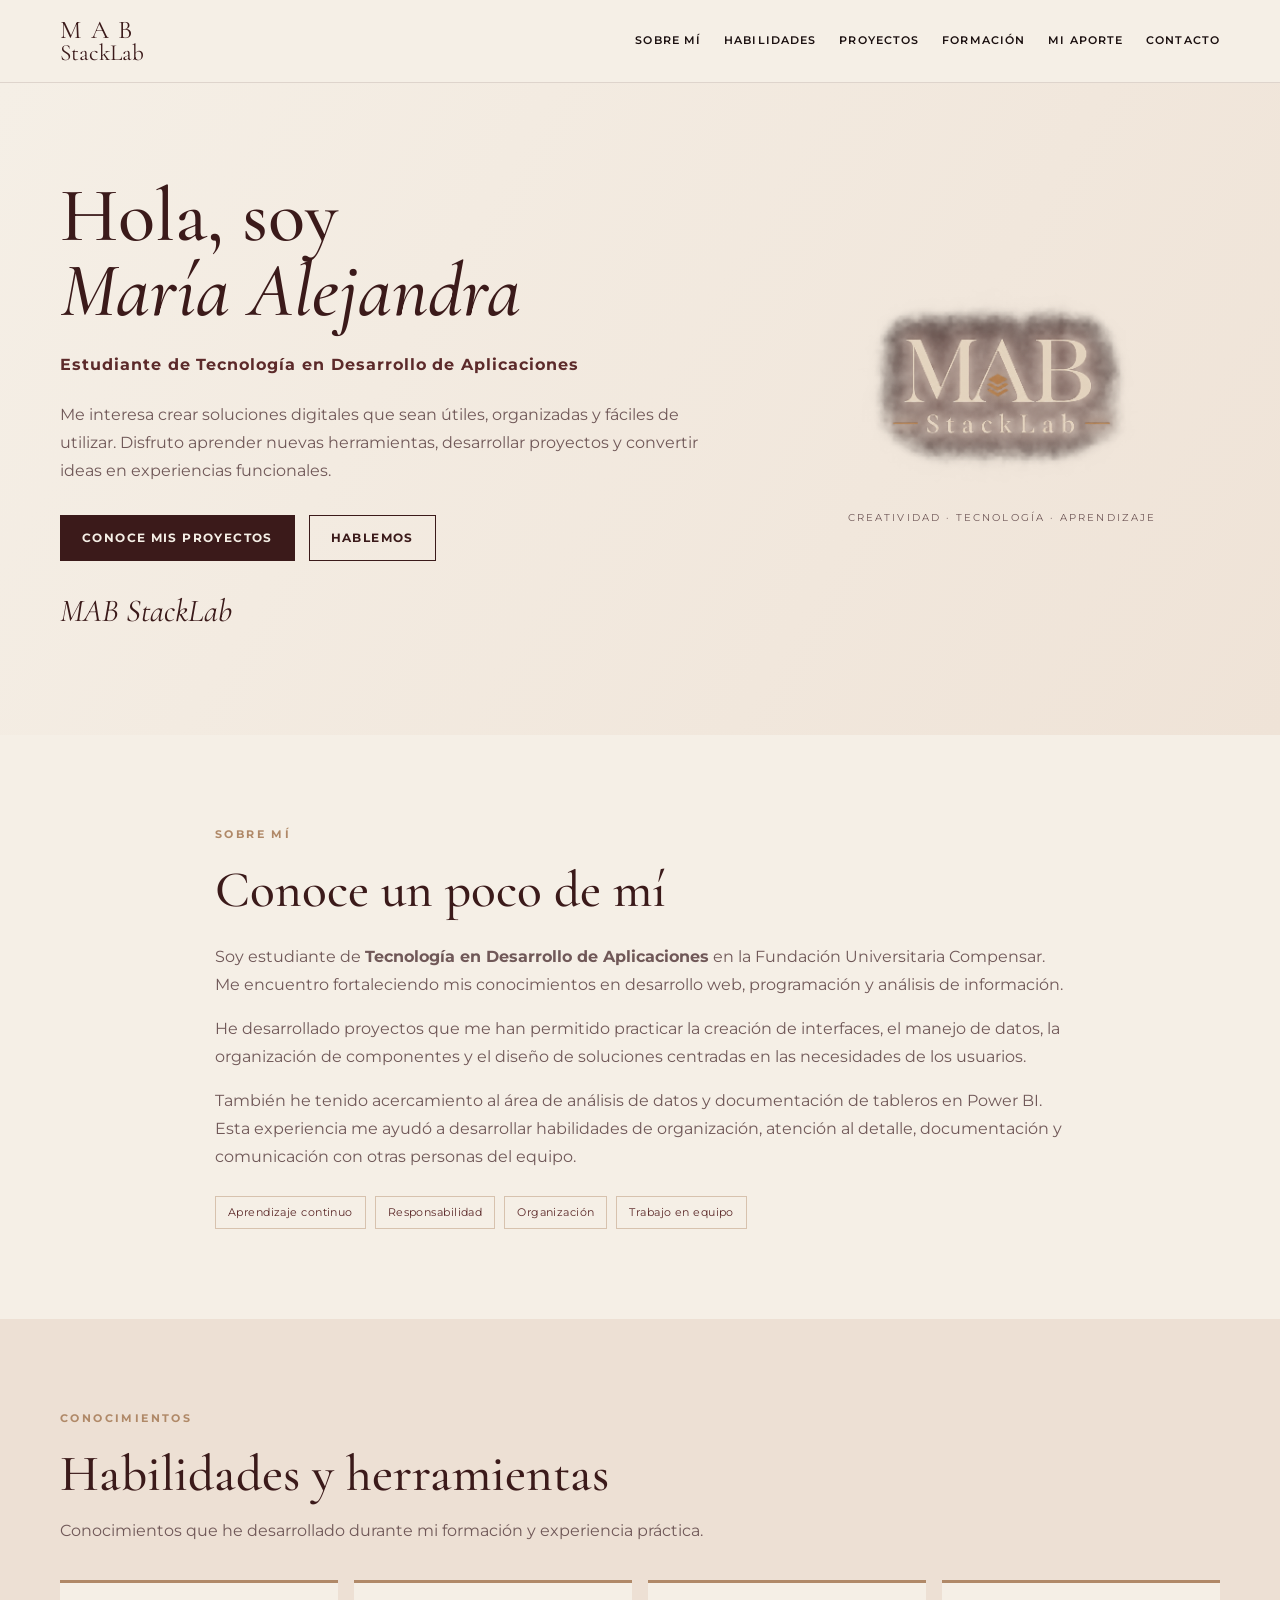
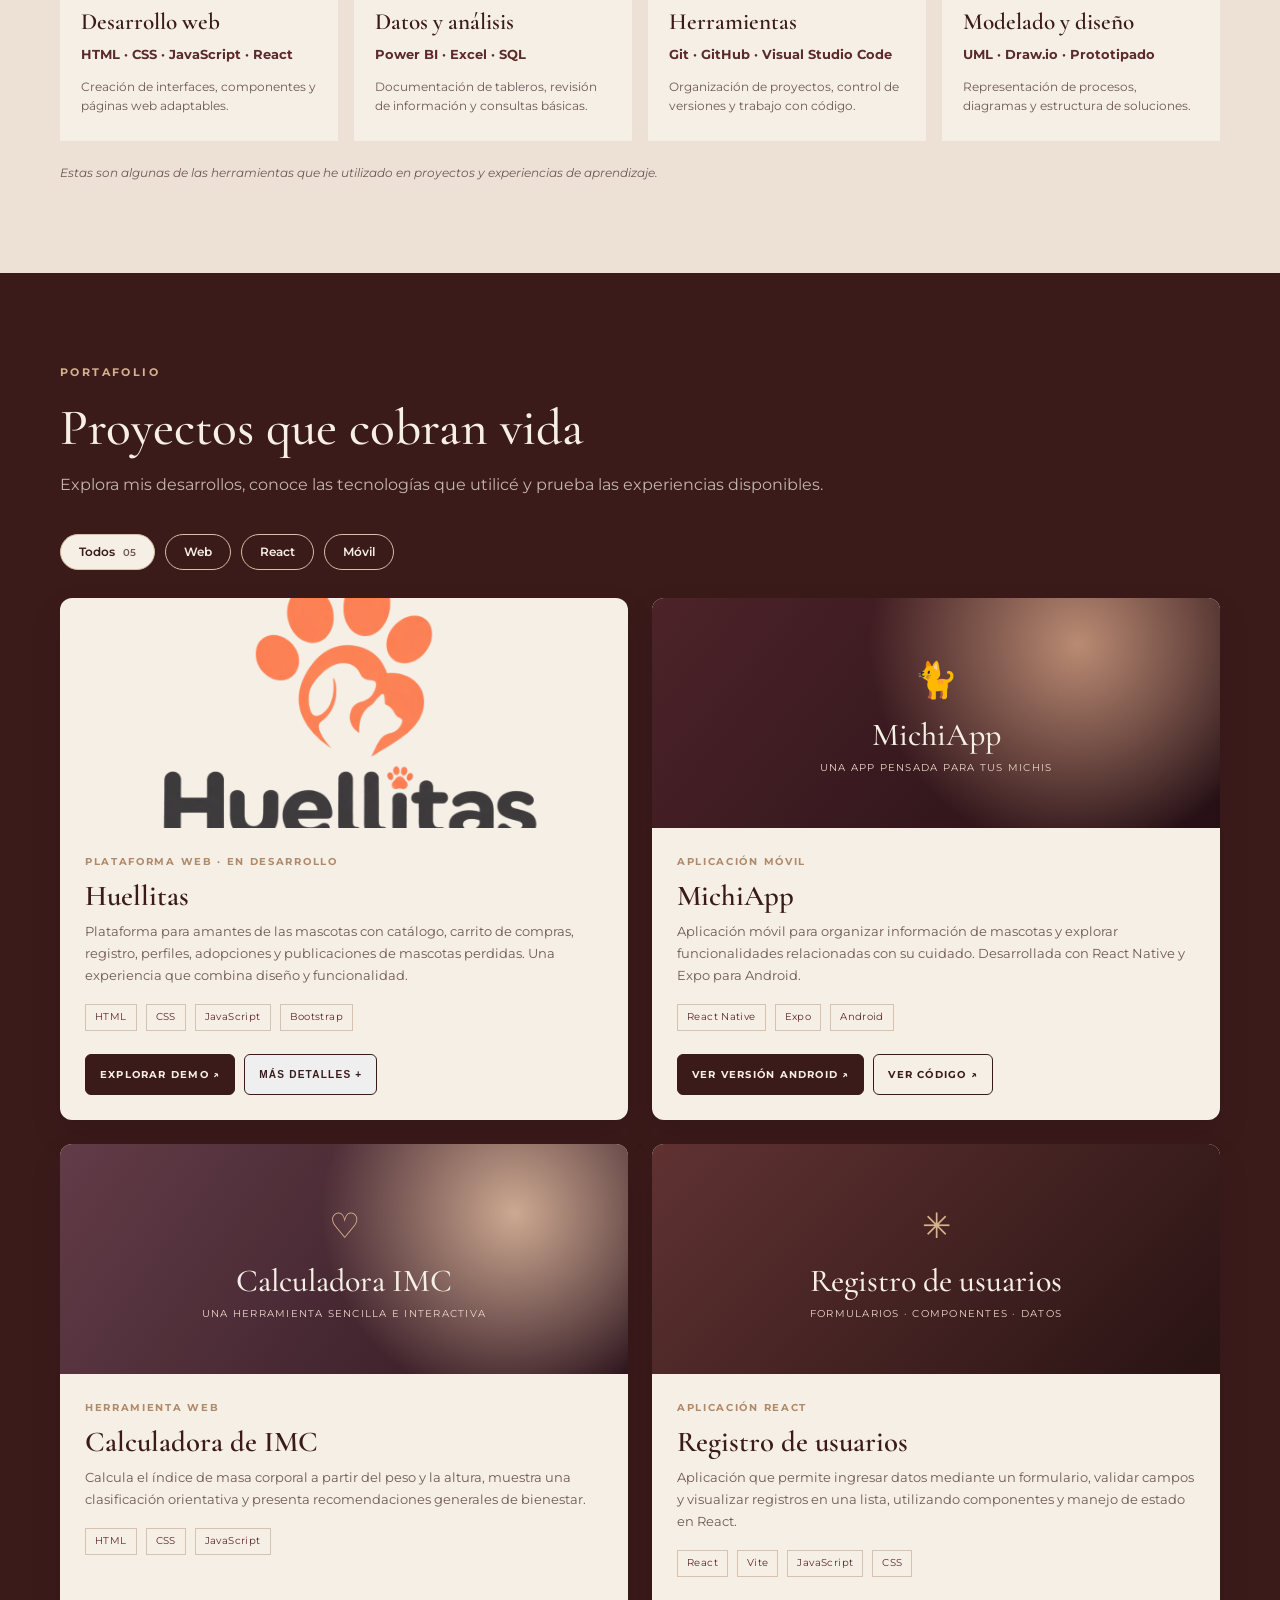
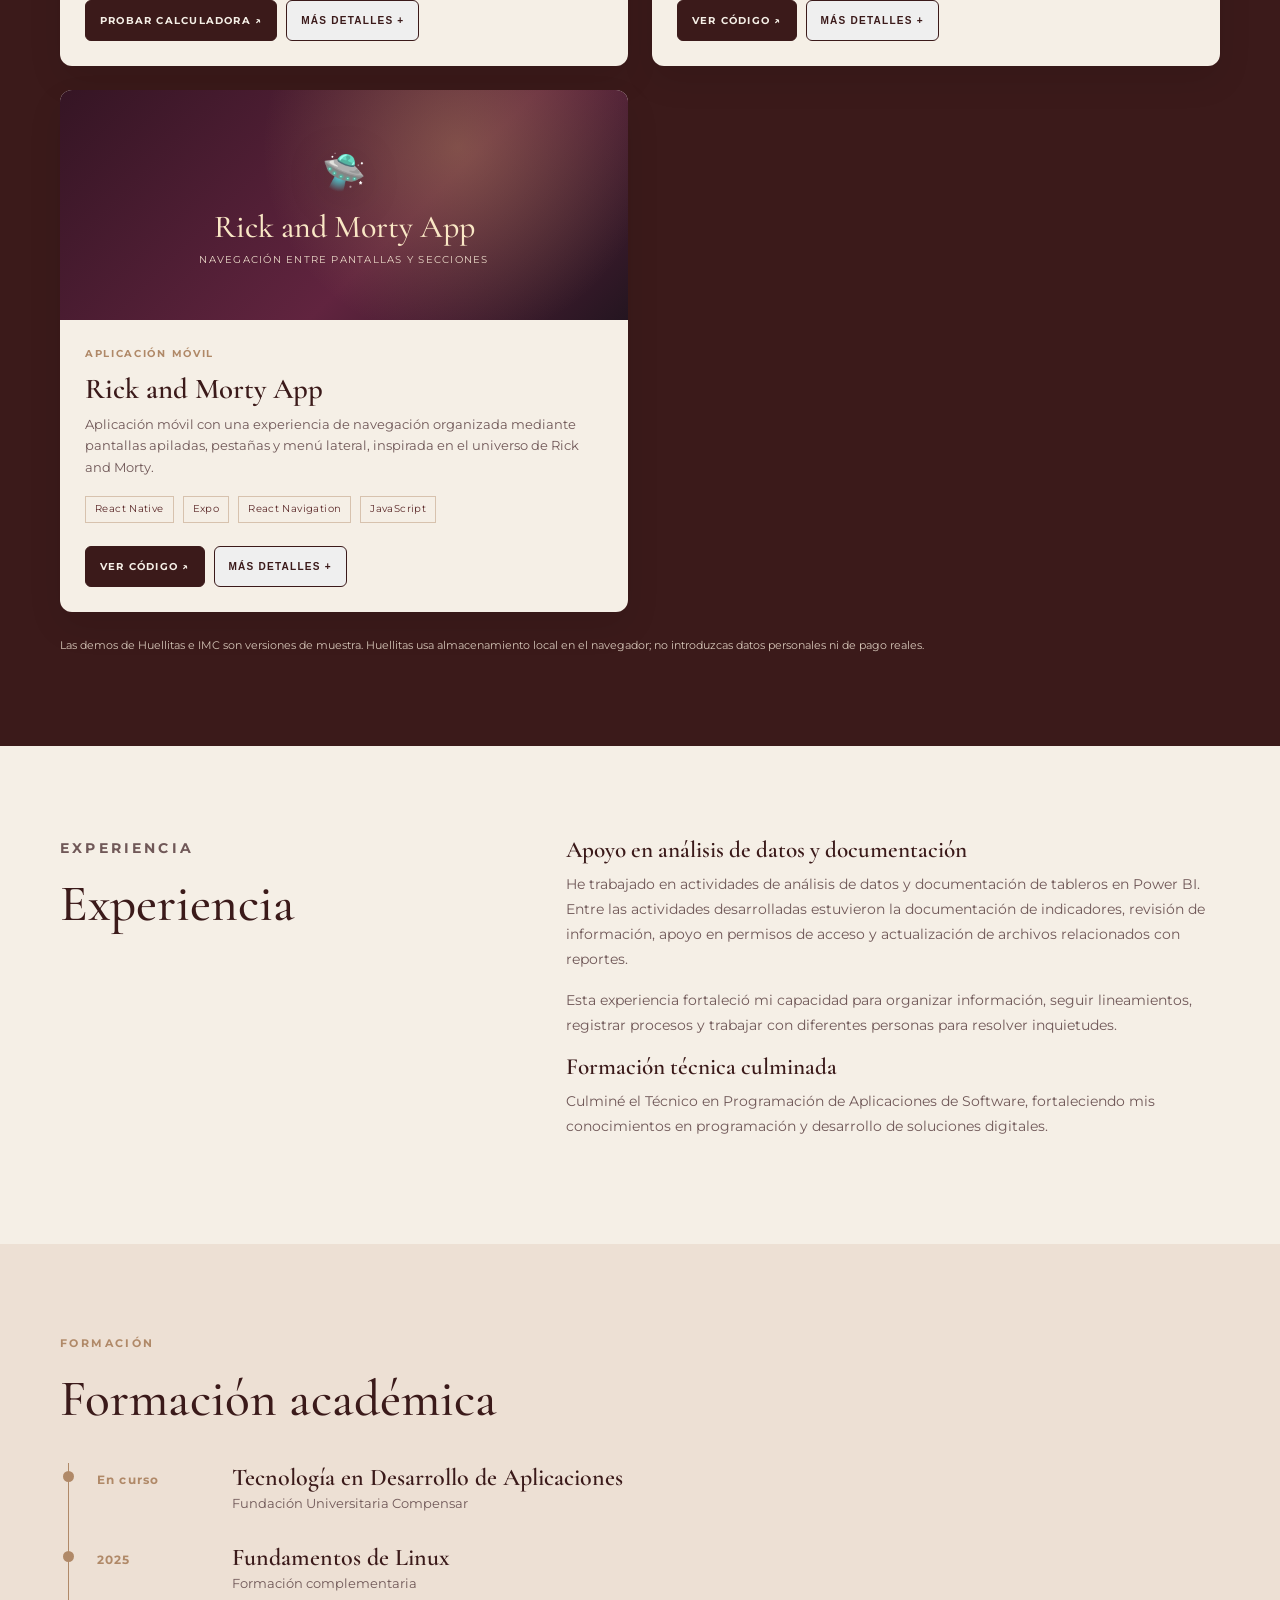
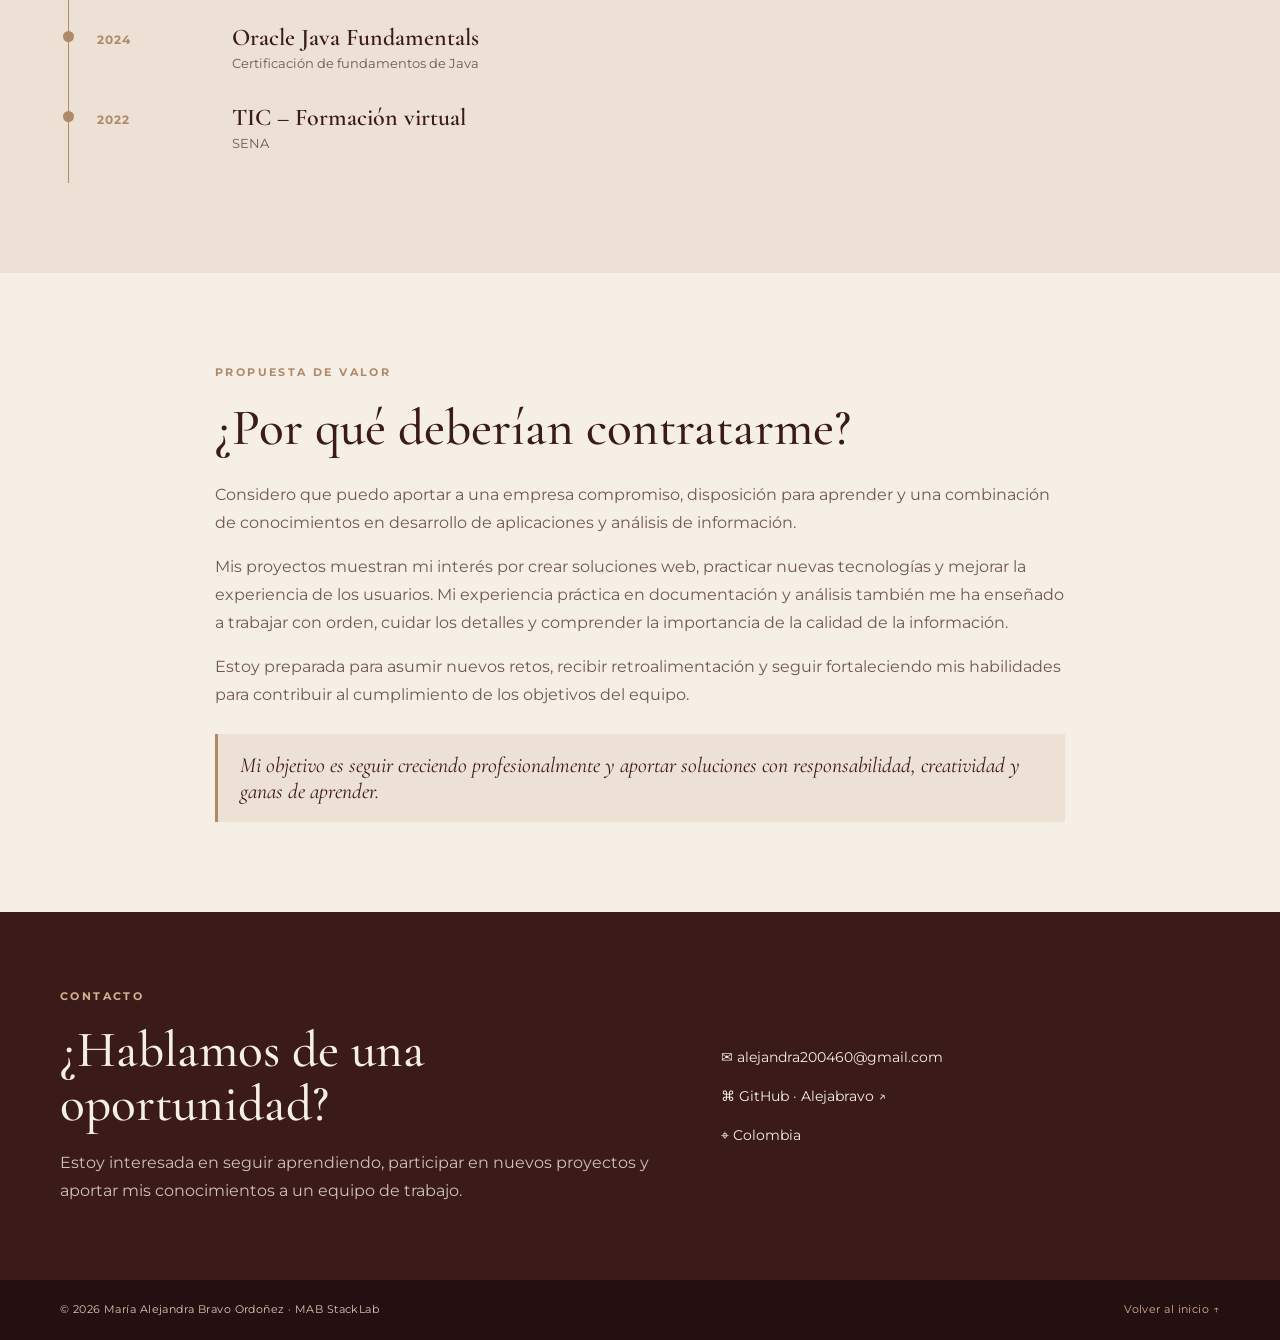
<file: index.html>
<!DOCTYPE html>
<html lang="es">
<head>
  <meta charset="UTF-8"><meta name="viewport" content="width=device-width, initial-scale=1.0">
  <meta name="description" content="Portafolio de María Alejandra Bravo Ordoñez: desarrollo web, aplicaciones, proyectos y habilidades digitales.">
  <title>María Alejandra Bravo | MAB StackLab</title>
  <link rel="preconnect" href="https://fonts.googleapis.com"><link rel="preconnect" href="https://fonts.gstatic.com" crossorigin>
  <link href="https://fonts.googleapis.com/css2?family=Cormorant+Garamond:wght@400;500;600;700&family=Montserrat:wght@300;400;500;600;700&display=swap" rel="stylesheet">
  <link rel="stylesheet" href="style.css">
</head>
<body>
<header class="site-header"><div class="container nav-wrap">
  <a class="brand" href="#inicio" aria-label="MAB StackLab, inicio"><span>MAB</span><small>StackLab</small></a>
  <button class="menu-toggle" aria-label="Abrir menú" aria-expanded="false">☰</button>
  <nav id="main-nav"><a href="#sobre-mi">Sobre mí</a><a href="#habilidades">Habilidades</a><a href="#proyectos">Proyectos</a><a href="#formacion">Formación</a><a href="#perfil">Mi aporte</a><a href="#contacto">Contacto</a></nav>
</div></header>
<main>
<section class="hero" id="inicio"><div class="container hero-grid">
  <div class="hero-copy"><h1>Hola, soy <em>María Alejandra</em></h1><h2>Estudiante de Tecnología en Desarrollo de Aplicaciones</h2>
  <p>Me interesa crear soluciones digitales que sean útiles, organizadas y fáciles de utilizar. Disfruto aprender nuevas herramientas, desarrollar proyectos y convertir ideas en experiencias funcionales.</p>
  <div class="hero-actions"><a class="btn btn-primary" href="#proyectos">Conoce mis proyectos</a><a class="btn btn-outline" href="#contacto">Hablemos</a></div>
  <p class="signature">MAB StackLab</p></div>
  <div class="hero-mark"><img src="img/Logo.png" alt="Logotipo MAB StackLab"><span>Creatividad · Tecnología · Aprendizaje</span></div>
</div></section>

<section class="section about" id="sobre-mi"><div class="container narrow"><p class="eyebrow">SOBRE MÍ</p><h2 class="section-title">Conoce un poco de mí</h2>
<p>Soy estudiante de <strong>Tecnología en Desarrollo de Aplicaciones</strong> en la Fundación Universitaria Compensar. Me encuentro fortaleciendo mis conocimientos en desarrollo web, programación y análisis de información.</p>
<p>He desarrollado proyectos que me han permitido practicar la creación de interfaces, el manejo de datos, la organización de componentes y el diseño de soluciones centradas en las necesidades de los usuarios.</p>
<p>También he tenido acercamiento al área de análisis de datos y documentación de tableros en Power BI. Esta experiencia me ayudó a desarrollar habilidades de organización, atención al detalle, documentación y comunicación con otras personas del equipo.</p>
<div class="values"><span>Aprendizaje continuo</span><span>Responsabilidad</span><span>Organización</span><span>Trabajo en equipo</span></div></div></section>

<section class="section skills" id="habilidades"><div class="container"><p class="eyebrow">CONOCIMIENTOS</p><h2 class="section-title">Habilidades y herramientas</h2><p class="section-intro">Conocimientos que he desarrollado durante mi formación y experiencia práctica.</p>
<div class="skill-grid">
 <article class="skill-card"><h3>Desarrollo web</h3><p>HTML · CSS · JavaScript · React</p><small>Creación de interfaces, componentes y páginas web adaptables.</small></article>
 <article class="skill-card"><h3>Datos y análisis</h3><p>Power BI · Excel · SQL</p><small>Documentación de tableros, revisión de información y consultas básicas.</small></article>
 <article class="skill-card"><h3>Herramientas</h3><p>Git · GitHub · Visual Studio Code</p><small>Organización de proyectos, control de versiones y trabajo con código.</small></article>
 <article class="skill-card"><h3>Modelado y diseño</h3><p>UML · Draw.io · Prototipado</p><small>Representación de procesos, diagramas y estructura de soluciones.</small></article>
</div><p class="note">Estas son algunas de las herramientas que he utilizado en proyectos y experiencias de aprendizaje.</p></div></section>

<section class="section projects" id="proyectos"><div class="container">
<p class="eyebrow">PORTAFOLIO</p><h2 class="section-title">Proyectos que cobran vida</h2>
<p class="section-intro">Explora mis desarrollos, conoce las tecnologías que utilicé y prueba las experiencias disponibles.</p>
<div class="project-filters" role="group" aria-label="Filtrar proyectos"><button class="filter-btn active" data-filter="todos" aria-pressed="true">Todos <span>05</span></button><button class="filter-btn" data-filter="web" aria-pressed="false">Web</button><button class="filter-btn" data-filter="react" aria-pressed="false">React</button><button class="filter-btn" data-filter="movil" aria-pressed="false">Móvil</button></div>
<div class="project-grid">
<article class="project-card reveal" data-category="web"><div class="project-image"><img src="img/huellitas.png" alt="Vista previa del proyecto Huellitas" loading="lazy"></div><div class="project-body"><p class="project-type">PLATAFORMA WEB · EN DESARROLLO</p><h3>Huellitas</h3><p>Plataforma para amantes de las mascotas con catálogo, carrito de compras, registro, perfiles, adopciones y publicaciones de mascotas perdidas. Una experiencia que combina diseño y funcionalidad.</p><div class="tags"><span>HTML</span><span>CSS</span><span>JavaScript</span><span>Bootstrap</span></div><div class="project-actions"><a class="btn btn-primary" href="proyectos/huellitas/index.html" target="_blank" rel="noopener noreferrer">Explorar demo ↗</a><button class="btn btn-outline detail-btn" data-project="huellitas">Más detalles +</button></div></div></article>
<article class="project-card reveal" data-category="movil"><div class="project-visual michi-visual"><span class="visual-icon">🐈</span><strong>MichiApp</strong><small>Una app pensada para tus michis</small></div><div class="project-body"><p class="project-type">APLICACIÓN MÓVIL</p><h3>MichiApp</h3><p>Aplicación móvil para organizar información de mascotas y explorar funcionalidades relacionadas con su cuidado. Desarrollada con React Native y Expo para Android.</p><div class="tags"><span>React Native</span><span>Expo</span><span>Android</span></div><div class="project-actions"><a class="btn btn-primary" href="https://github.com/Alejabravo/MichiApp/releases/tag/v1.0.0" target="_blank" rel="noopener noreferrer">Ver versión Android ↗</a><a class="btn btn-outline" href="https://github.com/Alejabravo/MichiApp" target="_blank" rel="noopener noreferrer">Ver código ↗</a></div></div></article>
<article class="project-card reveal" data-category="web"><div class="project-visual imc-visual"><span class="visual-icon">♡</span><strong>Calculadora IMC</strong><small>Una herramienta sencilla e interactiva</small></div><div class="project-body"><p class="project-type">HERRAMIENTA WEB</p><h3>Calculadora de IMC</h3><p>Calcula el índice de masa corporal a partir del peso y la altura, muestra una clasificación orientativa y presenta recomendaciones generales de bienestar.</p><div class="tags"><span>HTML</span><span>CSS</span><span>JavaScript</span></div><div class="project-actions"><a class="btn btn-primary" href="proyectos/imc/index.html" target="_blank" rel="noopener noreferrer">Probar calculadora ↗</a><button class="btn btn-outline detail-btn" data-project="imc">Más detalles +</button></div></div></article>
<article class="project-card reveal" data-category="react"><div class="project-visual users-visual"><span class="visual-icon">✳</span><strong>Registro de usuarios</strong><small>Formularios · Componentes · Datos</small></div><div class="project-body"><p class="project-type">APLICACIÓN REACT</p><h3>Registro de usuarios</h3><p>Aplicación que permite ingresar datos mediante un formulario, validar campos y visualizar registros en una lista, utilizando componentes y manejo de estado en React.</p><div class="tags"><span>React</span><span>Vite</span><span>JavaScript</span><span>CSS</span></div><div class="project-actions"><a class="btn btn-primary" href="https://github.com/Alejabravo/registro-usuarios-react" target="_blank" rel="noopener noreferrer">Ver código ↗</a><button class="btn btn-outline detail-btn" data-project="registro">Más detalles +</button></div></div></article>
<article class="project-card reveal" data-category="movil"><div class="project-visual rick-visual"><span class="visual-icon">🛸</span><strong>Rick and Morty App</strong><small>Navegación entre pantallas y secciones</small></div><div class="project-body"><p class="project-type">APLICACIÓN MÓVIL</p><h3>Rick and Morty App</h3><p>Aplicación móvil con una experiencia de navegación organizada mediante pantallas apiladas, pestañas y menú lateral, inspirada en el universo de Rick and Morty.</p><div class="tags"><span>React Native</span><span>Expo</span><span>React Navigation</span><span>JavaScript</span></div><div class="project-actions"><a class="btn btn-primary" href="https://github.com/Alejabravo/rick-and-morty-app" target="_blank" rel="noopener noreferrer">Ver código ↗</a><button class="btn btn-outline detail-btn" data-project="rick">Más detalles +</button></div></div></article>
</div><p class="project-disclaimer">Las demos de Huellitas e IMC son versiones de muestra. Huellitas usa almacenamiento local en el navegador; no introduzcas datos personales ni de pago reales.</p></div></section>
<section class="section experience"><div class="container two-col"><div><p class="eyebrow">EXPERIENCIA</p><h2 class="section-title">Experiencia</h2></div><div><h3>Apoyo en análisis de datos y documentación</h3><p>He trabajado en actividades de análisis de datos y documentación de tableros en Power BI. Entre las actividades desarrolladas estuvieron la documentación de indicadores, revisión de información, apoyo en permisos de acceso y actualización de archivos relacionados con reportes.</p><p>Esta experiencia fortaleció mi capacidad para organizar información, seguir lineamientos, registrar procesos y trabajar con diferentes personas para resolver inquietudes.</p><h3>Formación técnica culminada</h3><p>Culminé el Técnico en Programación de Aplicaciones de Software, fortaleciendo mis conocimientos en programación y desarrollo de soluciones digitales.</p></div></div></section>

<section class="section education" id="formacion"><div class="container"><p class="eyebrow">FORMACIÓN</p><h2 class="section-title">Formación académica</h2><div class="timeline">
 <article><span class="timeline-year">En curso</span><div><h3>Tecnología en Desarrollo de Aplicaciones</h3><p>Fundación Universitaria Compensar</p></div></article>
 <article><span class="timeline-year">2025</span><div><h3>Fundamentos de Linux</h3><p>Formación complementaria</p></div></article>
 <article><span class="timeline-year">2024</span><div><h3>Oracle Java Fundamentals</h3><p>Certificación de fundamentos de Java</p></div></article>
 <article><span class="timeline-year">2022</span><div><h3>TIC – Formación virtual</h3><p>SENA</p></div></article>
</div></div></section>

<section class="section contribution" id="perfil"><div class="container narrow"><p class="eyebrow">PROPUESTA DE VALOR</p><h2 class="section-title">¿Por qué deberían contratarme?</h2><p>Considero que puedo aportar a una empresa compromiso, disposición para aprender y una combinación de conocimientos en desarrollo de aplicaciones y análisis de información.</p><p>Mis proyectos muestran mi interés por crear soluciones web, practicar nuevas tecnologías y mejorar la experiencia de los usuarios. Mi experiencia práctica en documentación y análisis también me ha enseñado a trabajar con orden, cuidar los detalles y comprender la importancia de la calidad de la información.</p><p>Estoy preparada para asumir nuevos retos, recibir retroalimentación y seguir fortaleciendo mis habilidades para contribuir al cumplimiento de los objetivos del equipo.</p><div class="highlight">Mi objetivo es seguir creciendo profesionalmente y aportar soluciones con responsabilidad, creatividad y ganas de aprender.</div></div></section>

<section class="contact" id="contacto"><div class="container contact-inner"><div><p class="eyebrow">CONTACTO</p><h2>¿Hablamos de una oportunidad?</h2><p>Estoy interesada en seguir aprendiendo, participar en nuevos proyectos y aportar mis conocimientos a un equipo de trabajo.</p></div><div class="contact-links"><a href="mailto:alejandra200460@gmail.com">✉ alejandra200460@gmail.com</a><a href="https://github.com/Alejabravo" target="_blank" rel="noopener noreferrer">⌘ GitHub · Alejabravo ↗</a><span>⌖ Colombia</span></div></div></section>
</main><div class="modal-backdrop" id="project-modal" hidden><div class="modal-panel" role="dialog" aria-modal="true" aria-labelledby="modal-title" tabindex="-1"><button class="modal-close" type="button" aria-label="Cerrar detalles">×</button><p class="eyebrow">DETALLES DEL PROYECTO</p><h2 id="modal-title"></h2><p id="modal-description"></p><div id="modal-tags" class="tags"></div></div></div><div class="scroll-progress" aria-hidden="true"></div>
<footer><div class="container"><span>© 2026 María Alejandra Bravo Ordoñez · MAB StackLab</span><a href="#inicio">Volver al inicio ↑</a></div></footer>
<script>
 const toggle=document.querySelector('.menu-toggle'); const nav=document.querySelector('#main-nav');
 toggle.addEventListener('click',()=>{const open=nav.classList.toggle('open');toggle.setAttribute('aria-expanded',String(open));});
 nav.querySelectorAll('a').forEach(link=>link.addEventListener('click',()=>{nav.classList.remove('open');toggle.setAttribute('aria-expanded','false');}));

 const projectDetails={huellitas:{title:'Huellitas',description:'Plataforma web en desarrollo con catálogo, carrito, perfiles y espacios dedicados a adopción y mascotas perdidas. La demo funciona con almacenamiento local; no procesa pagos reales.',tags:['HTML','CSS','JavaScript','Bootstrap']},imc:{title:'Calculadora de IMC',description:'Herramienta que calcula un valor orientativo del índice de masa corporal con los datos ingresados y presenta una visualización del resultado. No sustituye una valoración médica.',tags:['HTML','CSS','JavaScript']},registro:{title:'Registro de usuarios',description:'Formulario con cinco campos y listado de registros. Su código está disponible en GitHub; la demostración web se podrá enlazar cuando esté publicada.',tags:['React','Vite','JavaScript']},rick:{title:'Rick and Morty App',description:'Aplicación móvil que presenta navegación Stack, Tabs y Drawer. Repositorio público disponible en GitHub; no hay una demo web publicada verificada.',tags:['React Native','Expo','React Navigation','JavaScript']}};
 const modal=document.querySelector('#project-modal'),modalPanel=modal.querySelector('.modal-panel');let previousFocus;
 function closeModal(){modal.hidden=true;document.body.classList.remove('modal-open');previousFocus?.focus();}
 document.querySelectorAll('.detail-btn').forEach(btn=>btn.addEventListener('click',()=>{const item=projectDetails[btn.dataset.project];previousFocus=document.activeElement;document.querySelector('#modal-title').textContent=item.title;document.querySelector('#modal-description').textContent=item.description;document.querySelector('#modal-tags').innerHTML=item.tags.map(t=>'<span>'+t+'</span>').join('');modal.hidden=false;document.body.classList.add('modal-open');modalPanel.focus();}));
 modal.querySelector('.modal-close').addEventListener('click',closeModal);modal.addEventListener('click',e=>{if(e.target===modal)closeModal();});document.addEventListener('keydown',e=>{if(e.key==='Escape'&&!modal.hidden)closeModal();});
 const filters=document.querySelectorAll('.filter-btn');filters.forEach(btn=>btn.addEventListener('click',()=>{filters.forEach(b=>{b.classList.remove('active');b.setAttribute('aria-pressed','false')});btn.classList.add('active');btn.setAttribute('aria-pressed','true');document.querySelectorAll('.project-card').forEach(card=>{card.hidden=btn.dataset.filter!=='todos'&&card.dataset.category!==btn.dataset.filter});}));
 const progress=document.querySelector('.scroll-progress');function updateProgress(){const max=document.documentElement.scrollHeight-window.innerHeight;progress.style.width=(max>0?window.scrollY/max*100:0)+'%'}window.addEventListener('scroll',updateProgress,{passive:true});updateProgress();
 if('IntersectionObserver'in window){const obs=new IntersectionObserver(entries=>{entries.forEach(entry=>{if(entry.isIntersecting){entry.target.classList.add('visible');obs.unobserve(entry.target)}})},{threshold:.08});document.querySelectorAll('.reveal').forEach(el=>obs.observe(el));}else document.querySelectorAll('.reveal').forEach(el=>el.classList.add('visible'));
 </script>
</body></html>
</file>
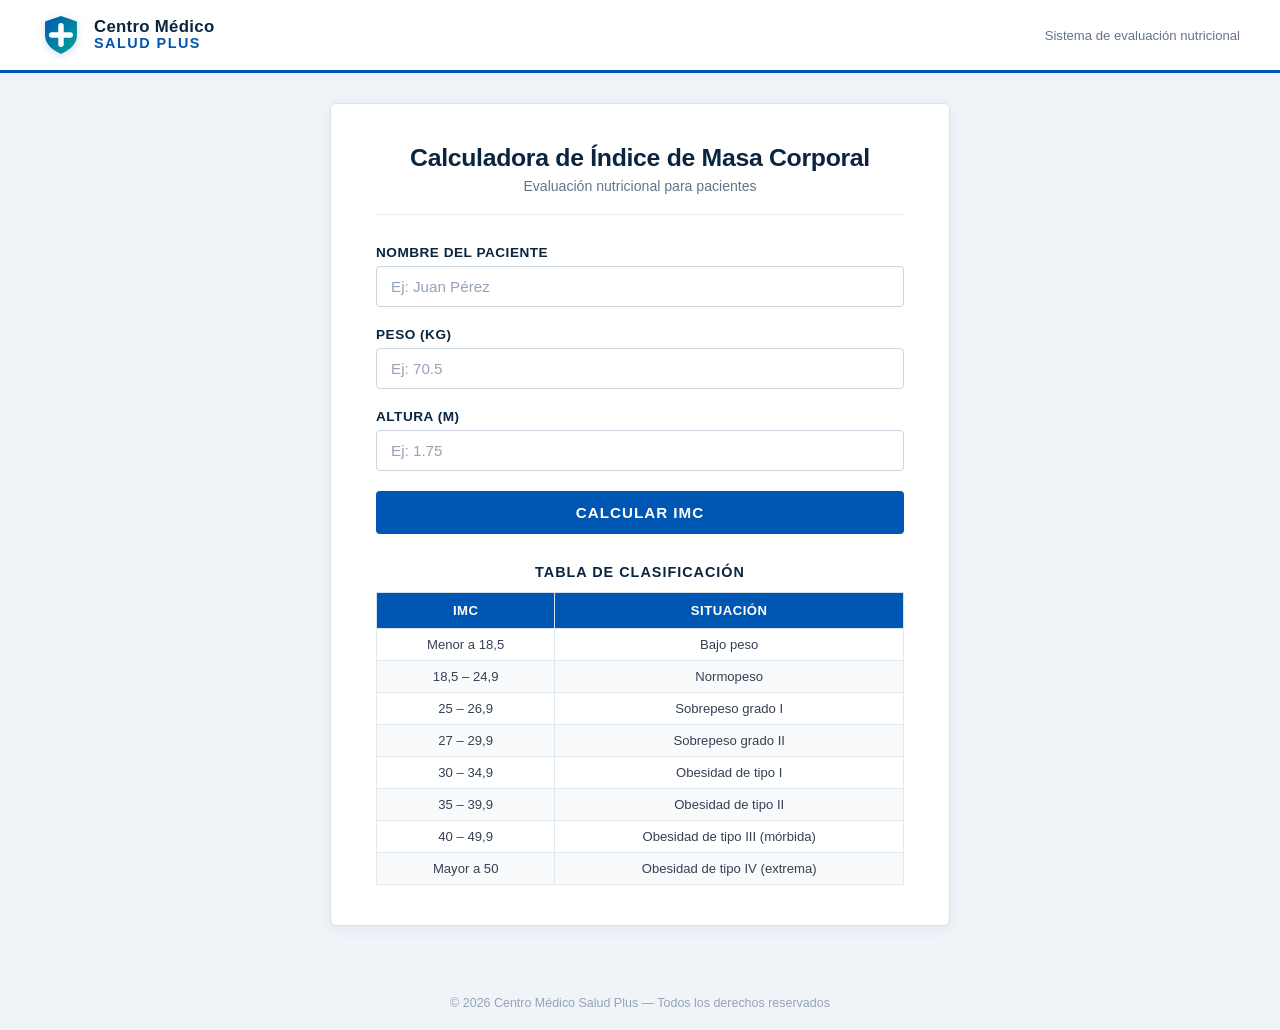
<file: proyectos/imc/index.html>
<!DOCTYPE html>
<html lang="es">
<head>
    <meta charset="UTF-8">
    <meta name="viewport" content="width=device-width, initial-scale=1.0">
    <title>Calculadora de IMC - Centro Médico</title>
    <link rel="stylesheet" href="estilo.css">
</head>
<body>

    
    <div class="barra-superior">
        <div class="marca">
            
            <svg class="logo-svg" viewBox="0 0 100 100" width="42" height="42" aria-hidden="true">
                <defs>
                    <linearGradient id="gradLogo" x1="0" y1="0" x2="1" y2="1">
                        <stop offset="0%" stop-color="#0056b3"/>
                        <stop offset="100%" stop-color="#00a896"/>
                    </linearGradient>
                </defs>
                <path d="M50 5 L88 18 L88 50 Q88 78 50 95 Q12 78 12 50 L12 18 Z" fill="url(#gradLogo)"/>
                <path d="M50 28 L50 72 M28 50 L72 50" stroke="#ffffff" stroke-width="13" stroke-linecap="round"/>
            </svg>
            <div class="marca-texto">
                <span class="marca-nombre">Centro Médico</span>
                <span class="marca-sub">Salud Plus</span>
            </div>
        </div>
        <div class="info">Sistema de evaluación nutricional</div>
    </div>

    <div class="contenedor">

    
        <div id="vista-formulario">
            <h1>Calculadora de Índice de Masa Corporal</h1>
            <p class="subtitulo">Evaluación nutricional para pacientes</p>

            <form id="formulario">
                <label for="nombre">Nombre del paciente</label>
                <input type="text" id="nombre" required placeholder="Ej: Juan Pérez">

                <label for="peso">Peso (kg)</label>
                <input type="number" id="peso" step="0.1" min="1" required placeholder="Ej: 70.5">

                <label for="altura">Altura (m)</label>
                <input type="number" id="altura" step="0.01" min="0.5" required placeholder="Ej: 1.75">

                <button type="submit">Calcular IMC</button>
            </form>

            <div class="tabla-referencia">
                <h3> Tabla de clasificación</h3>
                <table>
                    <thead>
                        <tr><th>IMC</th><th>Situación</th></tr>
                    </thead>
                    <tbody>
                        <tr><td>Menor a 18,5</td><td>Bajo peso</td></tr>
                        <tr><td>18,5 – 24,9</td><td>Normopeso</td></tr>
                        <tr><td>25 – 26,9</td><td>Sobrepeso grado I</td></tr>
                        <tr><td>27 – 29,9</td><td>Sobrepeso grado II</td></tr>
                        <tr><td>30 – 34,9</td><td>Obesidad de tipo I</td></tr>
                        <tr><td>35 – 39,9</td><td>Obesidad de tipo II</td></tr>
                        <tr><td>40 – 49,9</td><td>Obesidad de tipo III (mórbida)</td></tr>
                        <tr><td>Mayor a 50</td><td>Obesidad de tipo IV (extrema)</td></tr>
                    </tbody>
                </table>
            </div>
        </div>

        
        <div id="vista-resultado" style="display:none;">
            <h1>Resultado de la evaluación</h1>
            <p class="subtitulo">Reporte del paciente</p>

            <div class="resultado">
                <div class="dato"><span>Paciente:</span><span id="res-nombre"></span></div>
                <div class="dato"><span>Peso:</span><span id="res-peso"></span></div>
                <div class="dato"><span>Altura:</span><span id="res-altura"></span></div>
                <div class="dato"><span>IMC:</span><span class="imc-valor" id="res-imc"></span></div>
                <div class="clasificacion" id="res-clasificacion"></div>

                
                <div class="grafico-imc">
                    <h4>Ubicación en la escala de IMC</h4>
                    <div class="escala-wrapper">
                        <div class="escala">
                            <div class="seg bajo-peso"   style="width: 18.89%"></div>
                            <div class="seg normopeso"   style="width: 14.44%"></div>
                            <div class="seg sobrepeso-1" style="width: 4.45%"></div>
                            <div class="seg sobrepeso-2" style="width: 6.66%"></div>
                            <div class="seg obesidad-1"  style="width: 11.12%"></div>
                            <div class="seg obesidad-2"  style="width: 11.11%"></div>
                            <div class="seg obesidad-3"  style="width: 22.22%"></div>
                            <div class="seg obesidad-4"  style="width: 11.11%"></div>
                        </div>
                        <div class="marcador" id="marcador-imc">
                            <div class="valor-pin" id="valor-pin"></div>
                            <div class="pin"></div>
                        </div>
                    </div>
                    <div class="eje-labels">
                        <span style="left: 0%">10</span>
                        <span style="left: 18.89%">18.5</span>
                        <span style="left: 33.33%">25</span>
                        <span style="left: 44.44%">30</span>
                        <span style="left: 66.67%">40</span>
                        <span style="left: 100%">50+</span>
                    </div>
                </div>
                

            </div>

            <div class="recomendacion">
                <div id="res-recomendacion"></div>
            </div>

            <a href="#" id="btn-volver" class="boton-volver">← Evaluar otro paciente</a>
        </div>

    </div>

    <div class="pie">
        © 2026 Centro Médico Salud Plus — Todos los derechos reservados
    </div>

    <script src="script.js"></script>
</body>
</html>
</file>
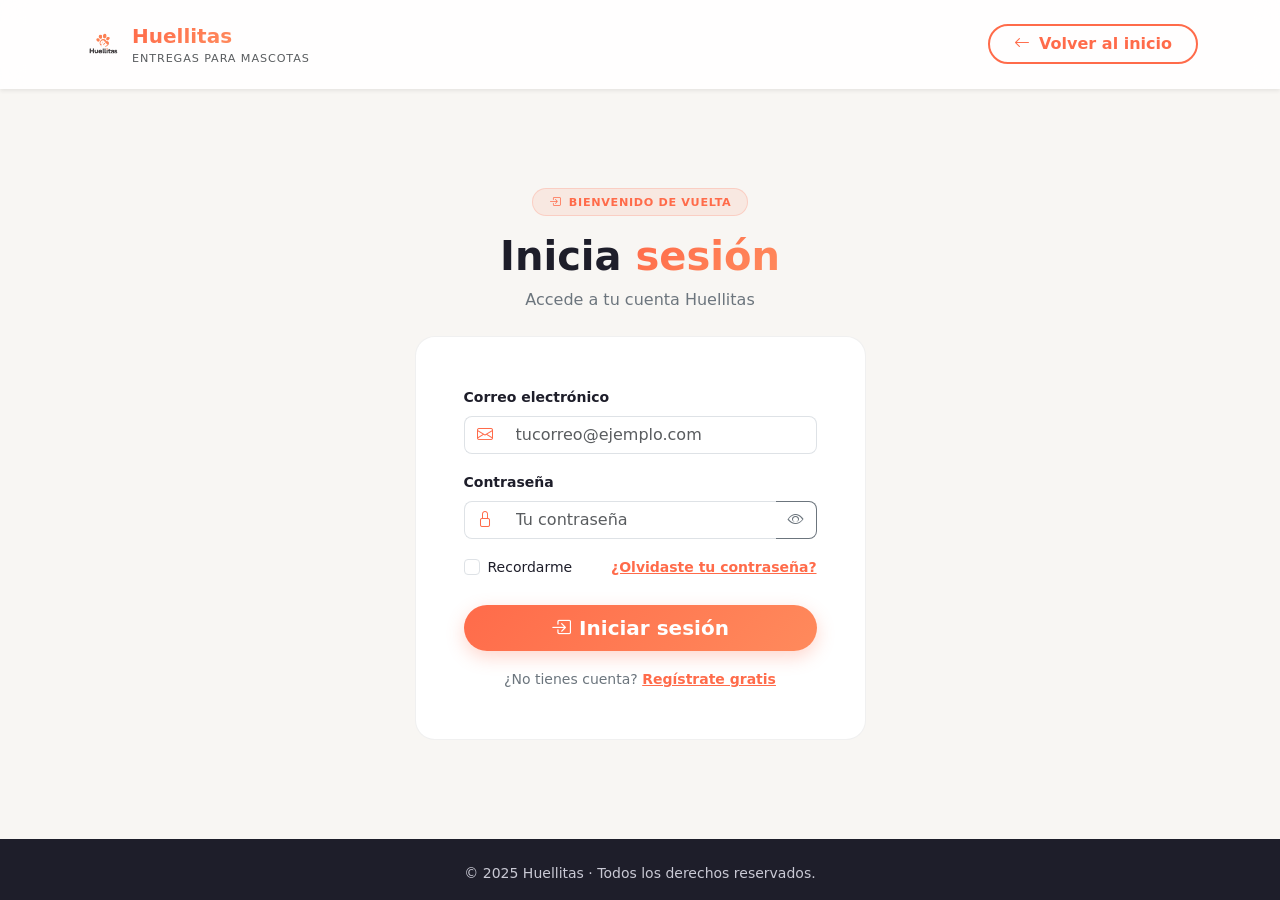
<file: proyectos/huellitas/login.html>
<!DOCTYPE html>
<html lang="es">
<head>
  <meta charset="UTF-8">
  <meta name="viewport" content="width=device-width, initial-scale=1.0">
  <title>Iniciar sesión · Huellitas</title>
  <meta name="description" content="Inicia sesión en Huellitas y pide todo para tu mascota.">

  <link href="https://cdn.jsdelivr.net/npm/bootstrap@5.3.3/dist/css/bootstrap.min.css" rel="stylesheet">
  <link rel="stylesheet" href="https://cdn.jsdelivr.net/npm/bootstrap-icons@1.11.3/font/bootstrap-icons.min.css">
  <link rel="stylesheet" href="styles.css">
</head>

<body class="d-flex flex-column min-vh-100">

  <nav class="navbar navbar-expand-lg sticky-top shadow-sm py-3">
    <div class="container">
      <a class="navbar-brand fw-bold d-flex align-items-center gap-2" href="index.html">
        <img src="img/logoH.png" alt="Logo Huellitas" class="rounded-circle"
             style="width:42px;height:42px;object-fit:cover;">
        <span class="fs-5">
          <span class="text-gradient">Huellitas</span>
          <span class="d-block fw-normal text-muted" style="font-size:.7rem;letter-spacing:.08em;">
            ENTREGAS PARA MASCOTAS
          </span>
        </span>
      </a>
      <a href="index.html" class="btn btn-outline-brand rounded-pill px-4">
        <i class="bi bi-arrow-left me-1"></i> Volver al inicio
      </a>
    </div>
  </nav>

  <main class="flex-grow-1 py-5 d-flex align-items-center">
    <div class="container">
      <div class="row justify-content-center">
        <div class="col-lg-5 col-md-7">

          <div class="text-center mb-4">
            <span class="badge badge-soft rounded-pill mb-3">
              <i class="bi bi-box-arrow-in-right me-1"></i> Bienvenido de vuelta
            </span>
            <h1 class="fw-bold display-6 mb-2">
              Inicia <span class="text-gradient">sesión</span>
            </h1>
            <p class="text-secondary mb-0">Accede a tu cuenta Huellitas</p>
          </div>

          <div id="loginExito" class="alert alert-success rounded-3 d-none mb-4" role="alert">
            <i class="bi bi-check-circle-fill me-2"></i>
            <strong>¡Bienvenido!</strong> Redirigiendo...
          </div>

          <div id="loginError" class="alert alert-danger rounded-3 d-none mb-4" role="alert">
            <i class="bi bi-x-circle-fill me-2"></i>
            Correo o contraseña incorrectos.
          </div>

          <div class="card-soft p-4 p-lg-5">
            <form id="formLogin" class="needs-validation" novalidate autocomplete="on">

              <div class="mb-3">
                <label for="correo" class="form-label small fw-semibold">Correo electrónico</label>
                <div class="input-group">
                  <span class="input-group-text bg-white border-end-0 rounded-start-3">
                    <i class="bi bi-envelope text-brand"></i>
                  </span>
                  <input type="email" class="form-control border-start-0 rounded-end-3"
                         id="correo" name="correo" placeholder="tucorreo@ejemplo.com"
                         required autocomplete="username">
                  <div class="invalid-feedback">Ingresa un correo válido.</div>
                </div>
              </div>

              <div class="mb-3">
                <label for="password" class="form-label small fw-semibold">Contraseña</label>
                <div class="input-group">
                  <span class="input-group-text bg-white border-end-0 rounded-start-3">
                    <i class="bi bi-lock text-brand"></i>
                  </span>
                  <input type="password" class="form-control border-start-0 border-end-0"
                         id="password" name="password" placeholder="Tu contraseña"
                         required minlength="8" autocomplete="current-password">
                  <button class="btn btn-outline-secondary border-start-0 rounded-end-3" type="button"
                          onclick="togglePass('password', this)" aria-label="Mostrar contraseña" tabindex="-1">
                    <i class="bi bi-eye"></i>
                  </button>
                  <div class="invalid-feedback">Mínimo 8 caracteres.</div>
                </div>
              </div>

              <div class="d-flex justify-content-between align-items-center mb-4">
                <div class="form-check">
                  <input class="form-check-input" type="checkbox" id="recordarme">
                  <label class="form-check-label small" for="recordarme">Recordarme</label>
                </div>
                <a href="#" class="text-brand small fw-semibold">¿Olvidaste tu contraseña?</a>
              </div>

              <button type="submit" class="btn btn-brand btn-lg rounded-pill w-100 mb-3">
                <i class="bi bi-box-arrow-in-right me-2"></i>Iniciar sesión
              </button>

              <div class="text-center">
                <span class="text-secondary small">
                  ¿No tienes cuenta?
                  <a href="registro.html" class="text-brand fw-semibold">Regístrate gratis</a>
                </span>
              </div>

            </form>
          </div>

        </div>
      </div>
    </div>
  </main>

  <footer class="pt-4 pb-3">
    <div class="container text-center small">
      <span>&copy; 2025 Huellitas · Todos los derechos reservados.</span>
    </div>
  </footer>

  <script>
    function togglePass(inputId, btn) {
      var input = document.getElementById(inputId);
      var icon = btn.querySelector('i');
      if (input.type === 'password') {
        input.type = 'text';
        icon.className = 'bi bi-eye-slash';
      } else {
        input.type = 'password';
        icon.className = 'bi bi-eye';
      }
    }

    document.addEventListener('DOMContentLoaded', function () {
      var form = document.getElementById('formLogin');

      form.addEventListener('submit', function (e) {
        e.preventDefault();
        e.stopPropagation();

        if (!form.checkValidity()) {
          form.classList.add('was-validated');
          return;
        }

        // Validar contra el usuario guardado
        var guardado = null;
        try {
          guardado = JSON.parse(localStorage.getItem('huellitas_usuario') || 'null');
        } catch (err) { /* nada */ }

        var correo = document.getElementById('correo').value.trim().toLowerCase();
        var password = document.getElementById('password').value;

        // Si existe usuario y coinciden correo Y contraseña
        if (guardado &&
            guardado.correo &&
            guardado.correo.toLowerCase() === correo &&
            (!guardado.password || guardado.password === password)) {

          document.getElementById('loginError').classList.add('d-none');
          document.getElementById('loginExito').classList.remove('d-none');

          // ⬇️ FIX: Activar sesión
          localStorage.setItem('huellitas_sesion', 'true');
          console.log('✅ Sesión activada');

          form.reset();
          form.classList.remove('was-validated');
          setTimeout(function () {
            window.location.href = 'index.html';
          }, 1500);
        } else {
          document.getElementById('loginError').classList.remove('d-none');
          console.log('❌ Credenciales incorrectas');
        }
      });
    });
  </script>

  <script src="https://cdn.jsdelivr.net/npm/bootstrap@5.3.3/dist/js/bootstrap.bundle.min.js"></script>
</body>
</html>
</file>
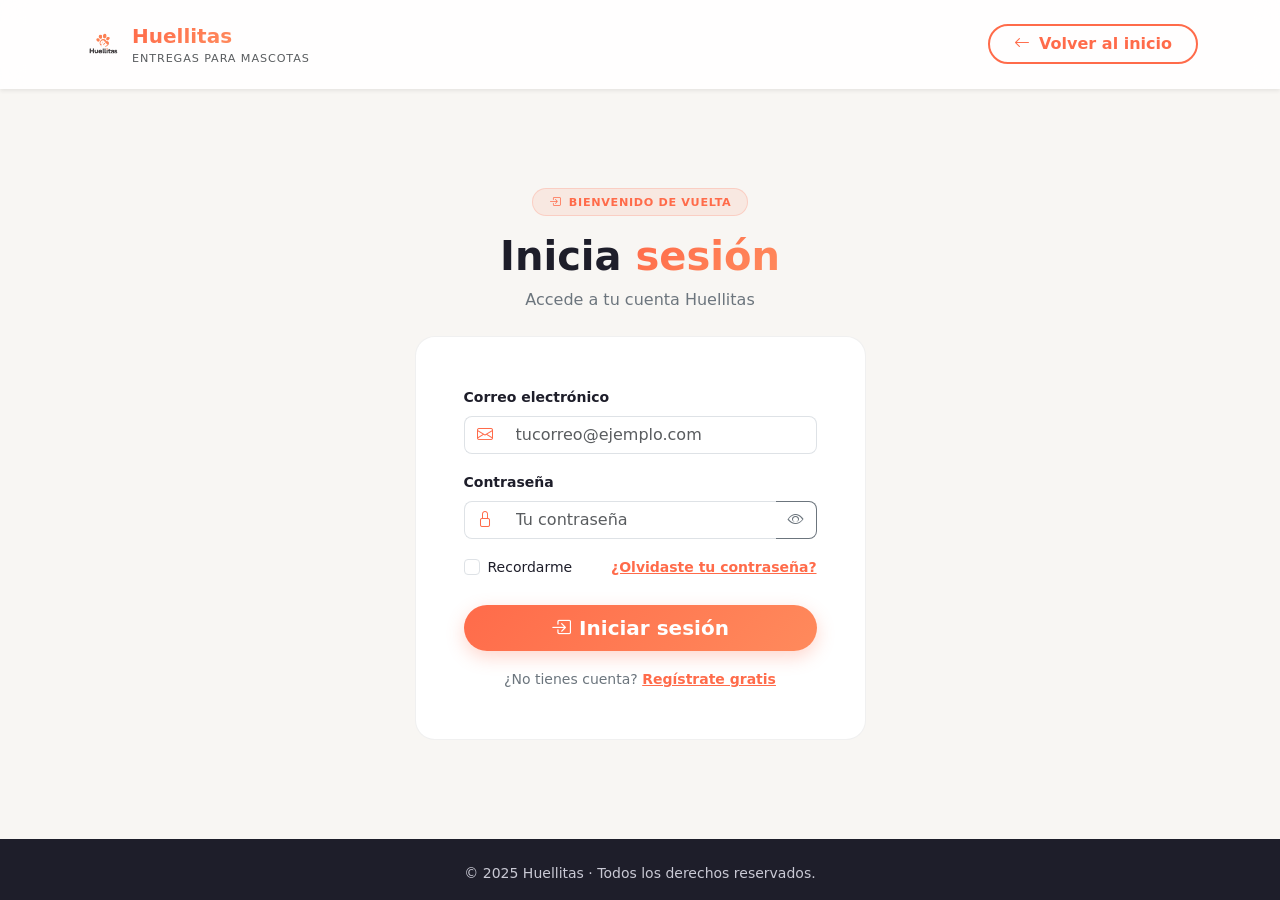
<file: proyectos/huellitas/perfil.html>
<!DOCTYPE html>
<html lang="es">
<head>
  <meta charset="UTF-8">
  <meta name="viewport" content="width=device-width, initial-scale=1.0">
  <title>Mi perfil · Huellitas</title>
  <link href="https://cdn.jsdelivr.net/npm/bootstrap@5.3.3/dist/css/bootstrap.min.css" rel="stylesheet">
  <link rel="stylesheet" href="https://cdn.jsdelivr.net/npm/bootstrap-icons@1.11.3/font/bootstrap-icons.min.css">
  <link rel="stylesheet" href="styles.css">
</head>

<body class="d-flex flex-column min-vh-100">

  <!-- NAVBAR -->
  <nav class="navbar navbar-expand-lg sticky-top shadow-sm py-3">
    <div class="container">
      <a class="navbar-brand fw-bold d-flex align-items-center gap-2" href="index.html">
        <img src="img/logoH.png" alt="Logo Huellitas" class="rounded-circle"
             style="width:42px;height:42px;object-fit:cover;">
        <span class="fs-5">
          <span class="text-gradient">Huellitas</span>
          <span class="d-block fw-normal text-muted" style="font-size:.7rem;letter-spacing:.08em;">
            ENTREGAS PARA MASCOTAS
          </span>
        </span>
      </a>

      <div class="ms-auto d-flex align-items-center gap-2">
        <a href="index.html" class="btn btn-outline-brand rounded-pill px-3">
          <i class="bi bi-house me-1"></i> Inicio
        </a>
        <a href="registro.html" class="btn btn-brand rounded-pill px-3 d-none" id="btnRegistrarse">
          <i class="bi bi-person-plus me-1"></i> Registrarse
        </a>
        <div class="dropdown d-none" id="menuUsuario">
          <a class="nav-link dropdown-toggle d-flex align-items-center gap-2"
             href="#" role="button" data-bs-toggle="dropdown">
            <img id="avatarNavbar" src="" alt="Avatar" class="rounded-circle"
                 style="width:32px;height:32px;object-fit:cover;display:none;">
            <span id="nombreNavbar" class="fw-semibold small">Usuario</span>
          </a>
          <ul class="dropdown-menu dropdown-menu-end shadow-sm border-0">
            <li><a class="dropdown-item" href="perfil.html"><i class="bi bi-person-circle me-2 text-brand"></i>Mi perfil</a></li>
            <li><hr class="dropdown-divider"></li>
            <li><a class="dropdown-item text-danger" href="#" onclick="cerrarSesion(event)"><i class="bi bi-box-arrow-right me-2"></i>Cerrar sesión</a></li>
          </ul>
        </div>
      </div>
    </div>
  </nav>

  <main class="flex-grow-1 py-5">
    <div class="container">

      <div class="text-center mb-5">
        <h1 class="fw-bold display-6 mb-2">Mi <span class="text-gradient">perfil</span></h1>
        <p class="text-secondary mb-0">Administra tus datos y los de tus mascotas</p>
      </div>

      <div id="avisoGuardado" class="alert alert-success rounded-3 d-none mb-4" role="alert">
        <i class="bi bi-check-circle-fill me-2"></i>Cambios guardados correctamente.
      </div>

      <div class="row g-4 justify-content-center">

        <!-- DATOS PERSONALES -->
        <div class="col-lg-5">
          <div class="card-soft p-4 p-lg-5 h-100">
            <h2 class="h5 fw-bold mb-4">Datos personales</h2>

            <div class="text-center mb-4">
              <label for="fotoPerfil" style="cursor:pointer;">
                <img id="previewFotoPerfil"
                     src="https://placehold.co/120x120/ff6b4a/ffffff?text=%F0%9F%91%A4"
                     alt="Foto de perfil" class="rounded-circle mb-2"
                     style="width:120px;height:120px;object-fit:cover;border:4px solid var(--brand-soft);">
                <div class="small text-brand fw-semibold">
                  <i class="bi bi-camera me-1"></i>Cambiar foto
                </div>
              </label>
              <input type="file" id="fotoPerfil" accept="image/*" class="d-none">
            </div>

            <form id="formPerfil" class="row g-3">
              <div class="col-12">
                <label class="form-label small fw-semibold">Nombre completo</label>
                <input type="text" class="form-control rounded-3" id="perfilNombre" required minlength="3">
              </div>
              <div class="col-md-6">
                <label class="form-label small fw-semibold">Correo</label>
                <input type="email" class="form-control rounded-3" id="perfilCorreo" required>
              </div>
              <div class="col-md-6">
                <label class="form-label small fw-semibold">Teléfono</label>
                <input type="tel" class="form-control rounded-3" id="perfilTelefono">
              </div>
              <div class="col-md-6">
                <label class="form-label small fw-semibold">Ciudad</label>
                <input type="text" class="form-control rounded-3" id="perfilCiudad">
              </div>
              <div class="col-md-6">
                <label class="form-label small fw-semibold">Dirección</label>
                <input type="text" class="form-control rounded-3" id="perfilDireccion">
              </div>
              <div class="col-12 pt-2">
                <button type="submit" class="btn btn-brand rounded-pill w-100">
                  <i class="bi bi-save me-2"></i>Guardar cambios
                </button>
              </div>
            </form>
          </div>
        </div>

        <!-- MASCOTAS DEL USUARIO -->
        <div class="col-lg-7">
          <div class="card-soft p-4 p-lg-5 h-100">
            <div class="d-flex justify-content-between align-items-center mb-4 flex-wrap gap-2">
              <h2 class="h5 fw-bold mb-0">Mis mascotas</h2>
              <button type="button" class="btn btn-brand btn-sm rounded-pill px-3"
                      onclick="abrirModalMascota()">
                <i class="bi bi-plus-lg me-1"></i>Agregar mascota
              </button>
            </div>

            <div id="listaMascotas" class="row g-3"></div>

            <div id="sinMascotas" class="text-center text-secondary py-5">
              <div class="icon-circle mx-auto mb-3"><i class="bi bi-heart"></i></div>
              <p class="mb-0">Aún no has agregado mascotas.</p>
              <p class="small">Agrega a tus peluditos para personalizar tu experiencia.</p>
            </div>
          </div>
        </div>

        <!-- MASCOTAS PERDIDAS PUBLICADAS -->
        <div class="col-12">
          <div class="card-soft p-4 p-lg-5">
            <div class="d-flex justify-content-between align-items-center mb-4 flex-wrap gap-2">
              <div>
                <h2 class="h5 fw-bold mb-1">
                  <i class="bi bi-megaphone text-brand me-2"></i>Mis mascotas perdidas
                </h2>
                <p class="text-secondary small mb-0">Publica un anuncio para ayudar a encontrar a tu mascota</p>
              </div>
              <button type="button" class="btn btn-brand rounded-pill px-3" onclick="abrirModalPerdida()">
                <i class="bi bi-plus-circle me-1"></i>Publicar mascota perdida
              </button>
            </div>

            <div id="listaPerdidas" class="row g-3"></div>

            <div id="sinPerdidas" class="text-center text-secondary py-5">
              <div class="icon-circle mx-auto mb-3"><i class="bi bi-search-heart"></i></div>
              <p class="mb-0">Aún no has publicado mascotas perdidas.</p>
              <p class="small">Publica un anuncio para que más personas te ayuden a encontrarla.</p>
            </div>
          </div>
        </div>

        <!-- MASCOTAS EN ADOPCIÓN -->
        <div class="col-12">
          <div class="card-soft p-4 p-lg-5">
            <div class="d-flex justify-content-between align-items-center mb-4 flex-wrap gap-2">
              <div>
                <h2 class="h5 fw-bold mb-1">
                  <i class="bi bi-house-heart text-brand me-2"></i>Mis mascotas en adopción
                </h2>
                <p class="text-secondary small mb-0">Ayuda a una mascota a encontrar su hogar definitivo</p>
              </div>
              <button type="button" class="btn btn-brand rounded-pill px-3" onclick="abrirModalAdopcion()">
                <i class="bi bi-plus-circle me-1"></i>Publicar en adopción
              </button>
            </div>

            <div id="listaAdopciones" class="row g-3"></div>

            <div id="sinAdopciones" class="text-center text-secondary py-5">
              <div class="icon-circle mx-auto mb-3"><i class="bi bi-house-heart"></i></div>
              <p class="mb-0">Aún no has publicado mascotas en adopción.</p>
              <p class="small">Ayuda a una mascota a encontrar su familia definitiva.</p>
            </div>
          </div>
        </div>

        <!-- DONACIONES -->
        <div class="col-12">
          <div class="card-soft p-4 p-lg-5">
            <div class="d-flex justify-content-between align-items-center mb-4 flex-wrap gap-2">
              <div>
                <h2 class="h5 fw-bold mb-1">
                  <i class="bi bi-gift text-brand me-2"></i>Mis donaciones
                </h2>
                <p class="text-secondary small mb-0">Ofrece o solicita donaciones para mascotas y refugios</p>
              </div>
              <button type="button" class="btn btn-brand rounded-pill px-3" onclick="abrirModalDonacion()">
                <i class="bi bi-plus-circle me-1"></i>Publicar donación
              </button>
            </div>

            <div id="listaDonaciones" class="row g-3"></div>

            <div id="sinDonaciones" class="text-center text-secondary py-5">
              <div class="icon-circle mx-auto mb-3"><i class="bi bi-gift"></i></div>
              <p class="mb-0">Aún no has publicado donaciones.</p>
              <p class="small">Ofrece alimento, medicamentos o juguetes, o solicita ayuda para tu mascota.</p>
            </div>
          </div>
        </div>

      </div>
    </div>
  </main>

  <footer class="pt-4 pb-3 mt-auto">
    <div class="container text-center small">
      <span>&copy; 2025 Huellitas · Todos los derechos reservados.</span>
    </div>
  </footer>

  <!-- ================= MODAL AGREGAR/EDITAR MASCOTA ================= -->
  <div class="modal fade" id="modalMascota" tabindex="-1" aria-hidden="true">
    <div class="modal-dialog modal-dialog-centered modal-dialog-scrollable">
      <div class="modal-content rounded-4 border-0">
        <div class="modal-header border-0">
          <h5 class="modal-title fw-bold" id="tituloModalMascota">
            <i class="bi bi-heart-fill text-brand me-2"></i>Agregar mascota
          </h5>
          <button type="button" class="btn-close" data-bs-dismiss="modal" aria-label="Cerrar"></button>
        </div>
        <div class="modal-body">
          <form id="formMascota">
            <div class="text-center mb-3">
              <label for="fotoMascota" style="cursor:pointer;">
                <img id="previewFotoMascota"
                     src="https://placehold.co/120x120/ff6b4a/ffffff?text=%F0%9F%90%BE"
                     alt="Foto mascota" class="rounded-circle"
                     style="width:120px;height:120px;object-fit:cover;border:4px solid var(--brand-soft);">
                <div class="small text-brand fw-semibold mt-1">
                  <i class="bi bi-camera me-1"></i>Subir foto
                </div>
              </label>
              <input type="file" id="fotoMascota" accept="image/*" class="d-none">
            </div>

            <div class="mb-3">
              <label class="form-label small fw-semibold">Nombre *</label>
              <input type="text" class="form-control rounded-3" id="mascotaNombre" required>
            </div>

            <div class="row g-2">
              <div class="col-6">
                <label class="form-label small fw-semibold">Tipo *</label>
                <select class="form-select rounded-3" id="mascotaTipo" required>
                  <option value="">Selecciona</option>
                  <option>Perro</option>
                  <option>Gato</option>
                  <option>Ave</option>
                  <option>Roedor</option>
                  <option>Otro</option>
                </select>
              </div>
              <div class="col-6">
                <label class="form-label small fw-semibold">Edad</label>
                <input type="text" class="form-control rounded-3" id="mascotaEdad" placeholder="Ej: 2 años">
              </div>
            </div>

            <div class="row g-2 mt-1">
              <div class="col-6">
                <label class="form-label small fw-semibold">Peso (kg) *</label>
                <input type="number" step="0.1" min="0.5" max="100" class="form-control rounded-3"
                       id="mascotaPeso" placeholder="Ej: 4.5" required>
              </div>
              <div class="col-6">
                <label class="form-label small fw-semibold">Actividad</label>
                <select class="form-select rounded-3" id="mascotaActividad">
                  <option value="baja">Baja</option>
                  <option value="media" selected>Media</option>
                  <option value="alta">Alta</option>
                </select>
              </div>
            </div>

            <div class="mt-3">
              <label class="form-label small fw-semibold">Notas / Raza</label>
              <textarea class="form-control rounded-3" id="mascotaNotas" rows="2"
                        placeholder="Raza, color, personalidad..."></textarea>
            </div>
          </form>
        </div>
        <div class="modal-footer border-0">
          <button type="button" class="btn btn-outline-secondary rounded-pill px-4"
                  data-bs-dismiss="modal">Cancelar</button>
          <button type="button" class="btn btn-brand rounded-pill px-4" onclick="guardarMascota()">
            <i class="bi bi-check-lg me-1"></i><span id="textoBtnGuardar">Guardar</span>
          </button>
        </div>
      </div>
    </div>
  </div>

  <!-- ================= MODAL PUBLICAR MASCOTA PERDIDA ================= -->
  <div class="modal fade" id="modalPerdida" tabindex="-1" aria-hidden="true">
    <div class="modal-dialog modal-dialog-centered modal-dialog-scrollable modal-lg">
      <div class="modal-content rounded-4 border-0">
        <div class="modal-header border-0">
          <h5 class="modal-title fw-bold">
            <i class="bi bi-megaphone-fill text-brand me-2"></i>Publicar mascota perdida
          </h5>
          <button type="button" class="btn-close" data-bs-dismiss="modal" aria-label="Cerrar"></button>
        </div>
        <div class="modal-body">
          <form id="formPerdida">
            <div class="text-center mb-3">
              <label for="fotoPerdida" style="cursor:pointer;">
                <img id="previewFotoPerdida"
                     src="https://placehold.co/150x150/ff6b4a/ffffff?text=%F0%9F%93%B7"
                     alt="Foto mascota perdida" class="rounded-3"
                     style="width:150px;height:150px;object-fit:cover;border:4px solid var(--brand-soft);">
                <div class="small text-brand fw-semibold mt-1">
                  <i class="bi bi-camera me-1"></i>Subir foto
                </div>
              </label>
              <input type="file" id="fotoPerdida" accept="image/*" class="d-none">
            </div>

            <div class="row g-3">
              <div class="col-md-6">
                <label class="form-label small fw-semibold">Nombre *</label>
                <input type="text" class="form-control rounded-3" id="perdidaNombre" required>
              </div>
              <div class="col-md-6">
                <label class="form-label small fw-semibold">Tipo *</label>
                <select class="form-select rounded-3" id="perdidaTipo" required>
                  <option value="">Selecciona</option>
                  <option>Perro</option>
                  <option>Gato</option>
                  <option>Ave</option>
                  <option>Roedor</option>
                  <option>Otro</option>
                </select>
              </div>
              <div class="col-md-6">
                <label class="form-label small fw-semibold">Raza</label>
                <input type="text" class="form-control rounded-3" id="perdidaRaza">
              </div>
              <div class="col-md-6">
                <label class="form-label small fw-semibold">Sexo</label>
                <select class="form-select rounded-3" id="perdidaSexo">
                  <option value="">Selecciona</option>
                  <option>Macho</option>
                  <option>Hembra</option>
                </select>
              </div>
              <div class="col-md-6">
                <label class="form-label small fw-semibold">Edad</label>
                <input type="text" class="form-control rounded-3" id="perdidaEdad" placeholder="Ej: 3 años">
              </div>
              <div class="col-md-6">
                <label class="form-label small fw-semibold">Color</label>
                <input type="text" class="form-control rounded-3" id="perdidaColor">
              </div>
              <div class="col-md-6">
                <label class="form-label small fw-semibold">Fecha de pérdida *</label>
                <input type="date" class="form-control rounded-3" id="perdidaFecha" required>
              </div>
              <div class="col-md-6">
                <label class="form-label small fw-semibold">Teléfono de contacto *</label>
                <input type="tel" class="form-control rounded-3" id="perdidaTelefono" required>
              </div>
              <div class="col-12">
                <label class="form-label small fw-semibold">Lugar de pérdida *</label>
                <input type="text" class="form-control rounded-3" id="perdidaLugar" placeholder="Barrio, ciudad" required>
              </div>
              <div class="col-12">
                <label class="form-label small fw-semibold">Descripción / señas particulares</label>
                <textarea class="form-control rounded-3" id="perdidaDescripcion" rows="2"
                          placeholder="Collar, cicatrices, comportamiento..."></textarea>
              </div>
            </div>
          </form>
        </div>
        <div class="modal-footer border-0">
          <button type="button" class="btn btn-outline-secondary rounded-pill px-4"
                  data-bs-dismiss="modal">Cancelar</button>
          <button type="button" class="btn btn-brand rounded-pill px-4" onclick="guardarPerdida()">
            <i class="bi bi-check-lg me-1"></i>Publicar
          </button>
        </div>
      </div>
    </div>
  </div>

  <!-- ================= MODAL PUBLICAR ADOPCIÓN ================= -->
  <div class="modal fade" id="modalAdopcion" tabindex="-1" aria-hidden="true">
    <div class="modal-dialog modal-dialog-centered modal-dialog-scrollable modal-lg">
      <div class="modal-content rounded-4 border-0">
        <div class="modal-header border-0">
          <h5 class="modal-title fw-bold">
            <i class="bi bi-house-heart-fill text-brand me-2"></i>Publicar mascota en adopción
          </h5>
          <button type="button" class="btn-close" data-bs-dismiss="modal" aria-label="Cerrar"></button>
        </div>
        <div class="modal-body">
          <form id="formAdopcion">
            <div class="text-center mb-3">
              <label for="fotoAdopcion" style="cursor:pointer;">
                <img id="previewFotoAdopcion"
                     src="https://placehold.co/150x150/ff6b4a/ffffff?text=%F0%9F%8F%A0"
                     alt="Foto mascota adopción" class="rounded-3"
                     style="width:150px;height:150px;object-fit:cover;border:4px solid var(--brand-soft);">
                <div class="small text-brand fw-semibold mt-1">
                  <i class="bi bi-camera me-1"></i>Subir foto
                </div>
              </label>
              <input type="file" id="fotoAdopcion" accept="image/*" class="d-none">
            </div>

            <div class="row g-3">
              <div class="col-md-6">
                <label class="form-label small fw-semibold">Nombre *</label>
                <input type="text" class="form-control rounded-3" id="adopcionNombre" required>
              </div>
              <div class="col-md-6">
                <label class="form-label small fw-semibold">Tipo *</label>
                <select class="form-select rounded-3" id="adopcionTipo" required>
                  <option value="">Selecciona</option>
                  <option>Perro</option>
                  <option>Gato</option>
                  <option>Ave</option>
                  <option>Roedor</option>
                  <option>Otro</option>
                </select>
              </div>
              <div class="col-md-6">
                <label class="form-label small fw-semibold">Raza</label>
                <input type="text" class="form-control rounded-3" id="adopcionRaza">
              </div>
              <div class="col-md-6">
                <label class="form-label small fw-semibold">Sexo</label>
                <select class="form-select rounded-3" id="adopcionSexo">
                  <option value="">Selecciona</option>
                  <option>Macho</option>
                  <option>Hembra</option>
                </select>
              </div>
              <div class="col-md-6">
                <label class="form-label small fw-semibold">Edad</label>
                <input type="text" class="form-control rounded-3" id="adopcionEdad" placeholder="Ej: 8 meses">
              </div>
              <div class="col-md-6">
                <label class="form-label small fw-semibold">Ciudad *</label>
                <input type="text" class="form-control rounded-3" id="adopcionCiudad" required>
              </div>
              <div class="col-md-6">
                <label class="form-label small fw-semibold">Esterilizado</label>
                <select class="form-select rounded-3" id="adopcionEsterilizado">
                  <option value="">No especificado</option>
                  <option>Sí</option>
                  <option>No</option>
                </select>
              </div>
              <div class="col-md-6">
                <label class="form-label small fw-semibold">Vacunas</label>
                <select class="form-select rounded-3" id="adopcionVacunas">
                  <option value="">No especificado</option>
                  <option>Al día</option>
                  <option>Parciales</option>
                  <option>Sin vacunas</option>
                </select>
              </div>
              <div class="col-md-6">
                <label class="form-label small fw-semibold">Teléfono de contacto *</label>
                <input type="tel" class="form-control rounded-3" id="adopcionTelefono" required>
              </div>
              <div class="col-12">
                <label class="form-label small fw-semibold">Descripción / personalidad</label>
                <textarea class="form-control rounded-3" id="adopcionDescripcion" rows="2"
                          placeholder="Personalidad, historia, cuidados especiales..."></textarea>
              </div>
            </div>
          </form>
        </div>
        <div class="modal-footer border-0">
          <button type="button" class="btn btn-outline-secondary rounded-pill px-4"
                  data-bs-dismiss="modal">Cancelar</button>
          <button type="button" class="btn btn-brand rounded-pill px-4" onclick="guardarAdopcion()">
            <i class="bi bi-check-lg me-1"></i>Publicar
          </button>
        </div>
      </div>
    </div>
  </div>

  <!-- ================= MODAL PUBLICAR DONACIÓN ================= -->
  <div class="modal fade" id="modalDonacion" tabindex="-1" aria-hidden="true">
    <div class="modal-dialog modal-dialog-centered modal-dialog-scrollable modal-lg">
      <div class="modal-content rounded-4 border-0">
        <div class="modal-header border-0">
          <h5 class="modal-title fw-bold">
            <i class="bi bi-gift-fill text-brand me-2"></i>Publicar donación
          </h5>
          <button type="button" class="btn-close" data-bs-dismiss="modal" aria-label="Cerrar"></button>
        </div>
        <div class="modal-body">
          <form id="formDonacion">
            <div class="text-center mb-3">
              <label for="fotoDonacion" style="cursor:pointer;">
                <img id="previewFotoDonacion"
                     src="https://placehold.co/150x150/ff6b4a/ffffff?text=%F0%9F%8E%81"
                     alt="Foto donación" class="rounded-3"
                     style="width:150px;height:150px;object-fit:cover;border:4px solid var(--brand-soft);">
                <div class="small text-brand fw-semibold mt-1">
                  <i class="bi bi-camera me-1"></i>Subir foto (opcional)
                </div>
              </label>
              <input type="file" id="fotoDonacion" accept="image/*" class="d-none">
            </div>

            <div class="row g-3">
              <div class="col-12">
                <label class="form-label small fw-semibold">Título de la donación *</label>
                <input type="text" class="form-control rounded-3" id="donacionTitulo"
                       placeholder="Ej: Alimento para perros de refugio" required>
              </div>
              <div class="col-md-6">
                <label class="form-label small fw-semibold">Modalidad *</label>
                <select class="form-select rounded-3" id="donacionModalidad" required>
                  <option value="ofrezco" selected>Ofrezco donación</option>
                  <option value="necesito">Necesito donación</option>
                </select>
              </div>
              <div class="col-md-6">
                <label class="form-label small fw-semibold">Tipo de donación *</label>
                <select class="form-select rounded-3" id="donacionTipo" required>
                  <option value="">Selecciona</option>
                  <option>Alimento</option>
                  <option>Medicamentos</option>
                  <option>Juguetes / Accesorios</option>
                  <option>Dinero</option>
                  <option>Servicios (veterinaria, peluquería)</option>
                  <option>Otros</option>
                </select>
              </div>
              <div class="col-md-6">
                <label class="form-label small fw-semibold">Beneficiario</label>
                <input type="text" class="form-control rounded-3" id="donacionBeneficiario"
                       placeholder="Ej: Refugio Patitas, mi perro Max...">
              </div>
              <div class="col-md-6">
                <label class="form-label small fw-semibold">Ciudad *</label>
                <input type="text" class="form-control rounded-3" id="donacionCiudad" required>
              </div>
              <div class="col-md-6">
                <label class="form-label small fw-semibold">Teléfono de contacto *</label>
                <input type="tel" class="form-control rounded-3" id="donacionTelefono" required>
              </div>
              <div class="col-12">
                <label class="form-label small fw-semibold">Descripción</label>
                <textarea class="form-control rounded-3" id="donacionDescripcion" rows="3"
                          placeholder="Detalles: cantidad, condición, cómo entregar, qué se necesita..."></textarea>
              </div>
            </div>
          </form>
        </div>
        <div class="modal-footer border-0">
          <button type="button" class="btn btn-outline-secondary rounded-pill px-4"
                  data-bs-dismiss="modal">Cancelar</button>
          <button type="button" class="btn btn-brand rounded-pill px-4" onclick="guardarDonacion()">
            <i class="bi bi-check-lg me-1"></i>Publicar
          </button>
        </div>
      </div>
    </div>
  </div>

  <script src="https://cdn.jsdelivr.net/npm/bootstrap@5.3.3/dist/js/bootstrap.bundle.min.js"></script>
  <script src="sesion.js"></script>
  <script>
    /* ---------- PROTECCIÓN ---------- */
    if (!estaLogueado()) {
      window.location.href = 'login.html';
    }

    let usuarioActual = obtenerUsuario() || {};
    let fotoPerfilBase64 = usuarioActual.foto || '';
    let fotoMascotaBase64 = '';
    let fotoPerdidaBase64 = '';
    let fotoAdopcionBase64 = '';
    let fotoDonacionBase64 = '';
    let mascotaEditandoId = null;
    let modalMascotaObj = null;
    let modalRecomendacionesObj = null;
    let modalPerdidaObj = null;
    let modalAdopcionObj = null;
    let modalDonacionObj = null;

    /* ---------- CARGAR DATOS ---------- */
    document.addEventListener('DOMContentLoaded', () => {
      document.getElementById('perfilNombre').value = usuarioActual.nombre || '';
      document.getElementById('perfilCorreo').value = usuarioActual.correo || '';
      document.getElementById('perfilTelefono').value = usuarioActual.telefono || '';
      document.getElementById('perfilCiudad').value = usuarioActual.ciudad || '';
      document.getElementById('perfilDireccion').value = usuarioActual.direccion || '';

      if (usuarioActual.foto) {
        document.getElementById('previewFotoPerfil').src = usuarioActual.foto;
      }

      modalMascotaObj = new bootstrap.Modal(document.getElementById('modalMascota'));
      modalRecomendacionesObj = new bootstrap.Modal(document.getElementById('modalRecomendaciones'));
      modalPerdidaObj = new bootstrap.Modal(document.getElementById('modalPerdida'));
      modalAdopcionObj = new bootstrap.Modal(document.getElementById('modalAdopcion'));
      modalDonacionObj = new bootstrap.Modal(document.getElementById('modalDonacion'));

      renderizarMascotas();
      renderizarPerdidas();
      renderizarAdopciones();
      renderizarDonaciones();

      // Abrir automáticamente el modal correspondiente si venimos desde el index
      if (window.location.hash === '#publicar-perdida') {
        setTimeout(() => abrirModalPerdida(), 300);
      }
      if (window.location.hash === '#publicar-adopcion') {
        setTimeout(() => abrirModalAdopcion(), 300);
      }
      if (window.location.hash === '#publicar-donacion') {
        setTimeout(() => abrirModalDonacion(), 300);
      }
    });

    /* ---------- ABRIR MODAL: AGREGAR MASCOTA ---------- */
    function abrirModalMascota() {
      mascotaEditandoId = null;
      document.getElementById('formMascota').reset();
      document.getElementById('previewFotoMascota').src =
        'https://placehold.co/120x120/ff6b4a/ffffff?text=%F0%9F%90%BE';
      document.getElementById('tituloModalMascota').innerHTML =
        '<i class="bi bi-heart-fill text-brand me-2"></i>Agregar mascota';
      document.getElementById('textoBtnGuardar').textContent = 'Guardar';
      fotoMascotaBase64 = '';
      modalMascotaObj.show();
    }

    /* ---------- ABRIR MODAL: EDITAR MASCOTA ---------- */
    function abrirEditarMascota(id) {
      const mascotas = obtenerMascotas();
      const m = mascotas.find(x => x.id === id);
      if (!m) return;

      mascotaEditandoId = id;
      document.getElementById('mascotaNombre').value = m.nombre || '';
      document.getElementById('mascotaTipo').value = m.tipo || '';
      document.getElementById('mascotaEdad').value = m.edad || '';
      document.getElementById('mascotaPeso').value = m.peso || '';
      document.getElementById('mascotaActividad').value = m.actividad || 'media';
      document.getElementById('mascotaNotas').value = m.notas || '';

      if (m.foto) {
        document.getElementById('previewFotoMascota').src = m.foto;
        fotoMascotaBase64 = m.foto;
      } else {
        document.getElementById('previewFotoMascota').src =
          'https://placehold.co/120x120/ff6b4a/ffffff?text=%F0%9F%90%BE';
        fotoMascotaBase64 = '';
      }

      document.getElementById('tituloModalMascota').innerHTML =
        '<i class="bi bi-pencil-square text-brand me-2"></i>Editar mascota';
      document.getElementById('textoBtnGuardar').textContent = 'Guardar cambios';
      modalMascotaObj.show();
    }

    /* ---------- FOTO DE PERFIL ---------- */
    document.getElementById('fotoPerfil').addEventListener('change', async (e) => {
      const file = e.target.files[0];
      if (!file) return;
      try {
        const base64 = await comprimirImagen(file, 400, 0.8);
        fotoPerfilBase64 = base64;
        document.getElementById('previewFotoPerfil').src = base64;
      } catch (err) {
        alert('No se pudo cargar la imagen');
      }
    });

    /* ---------- FOTO DE MASCOTA ---------- */
    document.getElementById('fotoMascota').addEventListener('change', async (e) => {
      const file = e.target.files[0];
      if (!file) return;
      try {
        const base64 = await comprimirImagen(file, 500, 0.8);
        fotoMascotaBase64 = base64;
        document.getElementById('previewFotoMascota').src = base64;
      } catch (err) {
        alert('No se pudo cargar la imagen');
      }
    });

    /* ---------- FOTO DE MASCOTA PERDIDA ---------- */
    document.getElementById('fotoPerdida').addEventListener('change', async (e) => {
      const file = e.target.files[0];
      if (!file) return;
      try {
        const base64 = await comprimirImagen(file, 600, 0.8);
        fotoPerdidaBase64 = base64;
        document.getElementById('previewFotoPerdida').src = base64;
      } catch (err) {
        alert('No se pudo cargar la imagen');
      }
    });

    /* ---------- FOTO DE MASCOTA ADOPCIÓN ---------- */
    document.getElementById('fotoAdopcion').addEventListener('change', async (e) => {
      const file = e.target.files[0];
      if (!file) return;
      try {
        const base64 = await comprimirImagen(file, 600, 0.8);
        fotoAdopcionBase64 = base64;
        document.getElementById('previewFotoAdopcion').src = base64;
      } catch (err) {
        alert('No se pudo cargar la imagen');
      }
    });

    /* ---------- FOTO DE DONACIÓN ---------- */
    document.getElementById('fotoDonacion').addEventListener('change', async (e) => {
      const file = e.target.files[0];
      if (!file) return;
      try {
        const base64 = await comprimirImagen(file, 600, 0.8);
        fotoDonacionBase64 = base64;
        document.getElementById('previewFotoDonacion').src = base64;
      } catch (err) {
        alert('No se pudo cargar la imagen');
      }
    });

    /* ---------- GUARDAR PERFIL ---------- */
    document.getElementById('formPerfil').addEventListener('submit', (e) => {
      e.preventDefault();
      usuarioActual.nombre = document.getElementById('perfilNombre').value;
      usuarioActual.correo = document.getElementById('perfilCorreo').value;
      usuarioActual.telefono = document.getElementById('perfilTelefono').value;
      usuarioActual.ciudad = document.getElementById('perfilCiudad').value;
      usuarioActual.direccion = document.getElementById('perfilDireccion').value;
      usuarioActual.foto = fotoPerfilBase64;

      guardarUsuario(usuarioActual);
      if (typeof actualizarNavbar === 'function') actualizarNavbar();
      mostrarAviso('Cambios guardados correctamente.');
      renderizarPerdidas();
      renderizarAdopciones();
      renderizarDonaciones();
    });

    /* ---------- GUARDAR MASCOTA ---------- */
    function guardarMascota() {
      const nombre = document.getElementById('mascotaNombre').value.trim();
      const tipo = document.getElementById('mascotaTipo').value;
      const edad = document.getElementById('mascotaEdad').value.trim();
      const peso = document.getElementById('mascotaPeso').value;
      const actividad = document.getElementById('mascotaActividad').value;
      const notas = document.getElementById('mascotaNotas').value.trim();

      if (!nombre || !tipo || !peso) {
        alert('Por favor completa nombre, tipo y peso.');
        return;
      }

      const mascotas = obtenerMascotas();

      if (mascotaEditandoId) {
        const idx = mascotas.findIndex(x => x.id === mascotaEditandoId);
        if (idx !== -1) {
          mascotas[idx] = {
            ...mascotas[idx],
            nombre, tipo, edad, peso, actividad, notas,
            foto: fotoMascotaBase64
          };
        }
        guardarMascotas(mascotas);
        modalMascotaObj.hide();
        renderizarMascotas();
        mostrarAviso('Mascota actualizada correctamente.');
      } else {
        mascotas.push({
          id: Date.now(),
          nombre, tipo, edad, peso, actividad, notas,
          foto: fotoMascotaBase64
        });
        guardarMascotas(mascotas);
        modalMascotaObj.hide();
        renderizarMascotas();
        mostrarAviso('Mascota agregada correctamente.');
      }

      mascotaEditandoId = null;
      document.getElementById('formMascota').reset();
      document.getElementById('previewFotoMascota').src =
        'https://placehold.co/120x120/ff6b4a/ffffff?text=%F0%9F%90%BE';
      fotoMascotaBase64 = '';
    }

    /* ---------- ELIMINAR MASCOTA ---------- */
    function eliminarMascota(id) {
      if (!confirm('¿Eliminar esta mascota?')) return;
      const mascotas = obtenerMascotas().filter(m => m.id !== id);
      guardarMascotas(mascotas);
      renderizarMascotas();
      mostrarAviso('Mascota eliminada.');
    }

    /* ---------- RENDERIZAR MASCOTAS ---------- */
    function renderizarMascotas() {
      const lista = document.getElementById('listaMascotas');
      const vacio = document.getElementById('sinMascotas');
      const mascotas = obtenerMascotas();

      if (mascotas.length === 0) {
        lista.innerHTML = '';
        vacio.classList.remove('d-none');
        return;
      }
      vacio.classList.add('d-none');

      lista.innerHTML = mascotas.map(m => `
        <div class="col-md-6">
          <div class="card-soft p-3 h-100 text-center position-relative">
            <div class="position-absolute top-0 end-0 d-flex gap-1 p-2">
              <button class="btn btn-sm btn-link text-brand p-0"
                      onclick="abrirEditarMascota(${m.id})" aria-label="Editar" title="Editar">
                <i class="bi bi-pencil-square fs-5"></i>
              </button>
              <button class="btn btn-sm btn-link text-danger p-0"
                      onclick="eliminarMascota(${m.id})" aria-label="Eliminar" title="Eliminar">
                <i class="bi bi-x-circle-fill fs-5"></i>
              </button>
            </div>

            <img src="${m.foto || 'https://placehold.co/120x120/ff6b4a/ffffff?text=%F0%9F%90%BE'}"
                 alt="${m.nombre}"
                 class="rounded-circle mb-2 mx-auto"
                 style="width:90px;height:90px;object-fit:cover;border:3px solid var(--brand-soft);">
            <div class="fw-bold">${m.nombre}</div>
            <div class="text-secondary small mb-1">${m.tipo}${m.edad ? ' · ' + m.edad : ''}</div>
            ${m.peso ? `<div class="text-secondary small mb-1"><i class="bi bi-speedometer2 me-1"></i>${m.peso} kg</div>` : ''}
            ${m.notas ? `<div class="text-secondary small fst-italic mb-2">${m.notas}</div>` : ''}
            ${m.peso ? `
              <button class="btn btn-outline-brand btn-sm rounded-pill w-100 mt-2"
                      onclick="mostrarRecomendaciones(${m.id})">
                <i class="bi bi-stars me-1"></i>Plan de cuidado
              </button>
            ` : ''}
          </div>
        </div>
      `).join('');
    }

    /* ---------- ABRIR MODAL PUBLICAR PERDIDA ---------- */
    function abrirModalPerdida() {
      document.getElementById('formPerdida').reset();
      document.getElementById('previewFotoPerdida').src =
        'https://placehold.co/150x150/ff6b4a/ffffff?text=%F0%9F%93%B7';
      fotoPerdidaBase64 = '';
      modalPerdidaObj.show();
    }

    /* ---------- GUARDAR MASCOTA PERDIDA ---------- */
    function guardarPerdida() {
      const nombre = document.getElementById('perdidaNombre').value.trim();
      const tipo = document.getElementById('perdidaTipo').value;
      const fechaPerdida = document.getElementById('perdidaFecha').value;
      const telefono = document.getElementById('perdidaTelefono').value.trim();
      const lugar = document.getElementById('perdidaLugar').value.trim();

      if (!nombre || !tipo || !fechaPerdida || !telefono || !lugar) {
        alert('Completa los campos obligatorios (*).');
        return;
      }

      const nueva = {
        id: Date.now(),
        nombre, tipo,
        raza: document.getElementById('perdidaRaza').value.trim(),
        sexo: document.getElementById('perdidaSexo').value,
        edad: document.getElementById('perdidaEdad').value.trim(),
        color: document.getElementById('perdidaColor').value.trim(),
        fechaPerdida, telefono, lugar,
        descripcion: document.getElementById('perdidaDescripcion').value.trim(),
        foto: fotoPerdidaBase64,
        correoPublicador: usuarioActual.correo || '',
        fechaPublicacion: Date.now()
      };

      const lista = obtenerMascotasPerdidas();
      lista.unshift(nueva);
      guardarMascotasPerdidas(lista);

      modalPerdidaObj.hide();
      renderizarPerdidas();
      mostrarAviso('¡Mascota publicada! Ya es visible en el inicio.');
    }

    /* ---------- RENDERIZAR PERDIDAS DEL USUARIO ---------- */
    function renderizarPerdidas() {
      const contenedor = document.getElementById('listaPerdidas');
      const vacio = document.getElementById('sinPerdidas');
      const todas = obtenerMascotasPerdidas();
      const mias = todas.filter(p => p.correoPublicador === (usuarioActual.correo || ''));

      if (mias.length === 0) {
        contenedor.innerHTML = '';
        vacio.classList.remove('d-none');
        return;
      }
      vacio.classList.add('d-none');

      contenedor.innerHTML = mias.map(p => `
        <div class="col-md-6">
          <div class="card-soft p-3 h-100 position-relative">
            <button class="btn btn-sm btn-link text-danger p-0 position-absolute top-0 end-0 m-2"
                    onclick="eliminarPerdida(${p.id})" title="Eliminar publicación">
              <i class="bi bi-x-circle-fill fs-5"></i>
            </button>
            <div class="d-flex gap-3">
              <img src="${p.foto || 'https://placehold.co/100x100/ff6b4a/ffffff?text=%F0%9F%90%BE'}"
                   alt="${p.nombre}"
                   style="width:80px;height:80px;object-fit:cover;border-radius:12px;flex-shrink:0;">
              <div class="flex-grow-1" style="min-width:0;">
                <div class="fw-bold">${p.nombre}</div>
                <div class="small text-secondary">${p.tipo}${p.raza ? ' · ' + p.raza : ''}${p.edad ? ' · ' + p.edad : ''}</div>
                <div class="small text-secondary text-truncate"><i class="bi bi-geo-alt-fill text-brand me-1"></i>${p.lugar}</div>
                <div class="small text-secondary"><i class="bi bi-calendar-event text-brand me-1"></i>Perdido el ${new Date(p.fechaPerdida + 'T00:00:00').toLocaleDateString('es-CO')}</div>
              </div>
            </div>
          </div>
        </div>
      `).join('');
    }

    /* ---------- ELIMINAR PERDIDA ---------- */
    function eliminarPerdida(id) {
      if (!confirm('¿Eliminar esta publicación?')) return;
      const lista = obtenerMascotasPerdidas().filter(p => p.id !== id);
      guardarMascotasPerdidas(lista);
      renderizarPerdidas();
      mostrarAviso('Publicación eliminada.');
    }

    /* ---------- ABRIR MODAL ADOPCIÓN ---------- */
    function abrirModalAdopcion() {
      document.getElementById('formAdopcion').reset();
      document.getElementById('previewFotoAdopcion').src =
        'https://placehold.co/150x150/ff6b4a/ffffff?text=%F0%9F%8F%A0';
      fotoAdopcionBase64 = '';
      modalAdopcionObj.show();
    }

    /* ---------- GUARDAR ADOPCIÓN ---------- */
    function guardarAdopcion() {
      const nombre = document.getElementById('adopcionNombre').value.trim();
      const tipo = document.getElementById('adopcionTipo').value;
      const ciudad = document.getElementById('adopcionCiudad').value.trim();
      const telefono = document.getElementById('adopcionTelefono').value.trim();

      if (!nombre || !tipo || !ciudad || !telefono) {
        alert('Completa los campos obligatorios (*).');
        return;
      }

      const nueva = {
        id: Date.now(),
        nombre, tipo, ciudad, telefono,
        raza: document.getElementById('adopcionRaza').value.trim(),
        sexo: document.getElementById('adopcionSexo').value,
        edad: document.getElementById('adopcionEdad').value.trim(),
        esterilizado: document.getElementById('adopcionEsterilizado').value,
        vacunas: document.getElementById('adopcionVacunas').value,
        descripcion: document.getElementById('adopcionDescripcion').value.trim(),
        foto: fotoAdopcionBase64,
        correoPublicador: usuarioActual.correo || '',
        fechaPublicacion: Date.now()
      };

      const lista = obtenerAdopciones();
      lista.unshift(nueva);
      guardarAdopciones(lista);

      modalAdopcionObj.hide();
      renderizarAdopciones();
      mostrarAviso('¡Mascota publicada en adopción! Ya es visible en el inicio.');
    }

    /* ---------- RENDERIZAR MIS ADOPCIONES ---------- */
    function renderizarAdopciones() {
      const contenedor = document.getElementById('listaAdopciones');
      const vacio = document.getElementById('sinAdopciones');
      const todas = obtenerAdopciones();
      const mias = todas.filter(a => a.correoPublicador === (usuarioActual.correo || ''));

      if (mias.length === 0) {
        contenedor.innerHTML = '';
        vacio.classList.remove('d-none');
        return;
      }
      vacio.classList.add('d-none');

      contenedor.innerHTML = mias.map(a => `
        <div class="col-md-6">
          <div class="card-soft p-3 h-100 position-relative">
            <button class="btn btn-sm btn-link text-danger p-0 position-absolute top-0 end-0 m-2"
                    onclick="eliminarAdopcion(${a.id})" title="Eliminar publicación">
              <i class="bi bi-x-circle-fill fs-5"></i>
            </button>
            <div class="d-flex gap-3">
              <img src="${a.foto || 'https://placehold.co/100x100/ff6b4a/ffffff?text=%F0%9F%90%BE'}"
                   alt="${a.nombre}"
                   style="width:80px;height:80px;object-fit:cover;border-radius:12px;flex-shrink:0;">
              <div class="flex-grow-1" style="min-width:0;">
                <div class="fw-bold">${a.nombre}</div>
                <div class="small text-secondary">${a.tipo}${a.raza ? ' · ' + a.raza : ''}${a.edad ? ' · ' + a.edad : ''}</div>
                <div class="small text-secondary text-truncate"><i class="bi bi-geo-alt-fill text-brand me-1"></i>${a.ciudad}</div>
                <div class="small text-secondary"><i class="bi bi-telephone-fill text-brand me-1"></i>${a.telefono}</div>
              </div>
            </div>
          </div>
        </div>
      `).join('');
    }

    /* ---------- ELIMINAR ADOPCIÓN ---------- */
    function eliminarAdopcion(id) {
      if (!confirm('¿Eliminar esta publicación?')) return;
      const lista = obtenerAdopciones().filter(a => a.id !== id);
      guardarAdopciones(lista);
      renderizarAdopciones();
      mostrarAviso('Publicación eliminada.');
    }

    /* ---------- ABRIR MODAL DONACIÓN ---------- */
    function abrirModalDonacion() {
      document.getElementById('formDonacion').reset();
      document.getElementById('previewFotoDonacion').src =
        'https://placehold.co/150x150/ff6b4a/ffffff?text=%F0%9F%8E%81';
      fotoDonacionBase64 = '';
      modalDonacionObj.show();
    }

    /* ---------- GUARDAR DONACIÓN ---------- */
    function guardarDonacion() {
      const titulo = document.getElementById('donacionTitulo').value.trim();
      const modalidad = document.getElementById('donacionModalidad').value;
      const tipoDonacion = document.getElementById('donacionTipo').value;
      const ciudad = document.getElementById('donacionCiudad').value.trim();
      const telefono = document.getElementById('donacionTelefono').value.trim();

      if (!titulo || !tipoDonacion || !ciudad || !telefono) {
        alert('Completa los campos obligatorios (*).');
        return;
      }

      const nueva = {
        id: Date.now(),
        titulo, modalidad, tipoDonacion, ciudad, telefono,
        beneficiario: document.getElementById('donacionBeneficiario').value.trim(),
        descripcion: document.getElementById('donacionDescripcion').value.trim(),
        foto: fotoDonacionBase64,
        correoPublicador: usuarioActual.correo || '',
        fechaPublicacion: Date.now()
      };

      const lista = obtenerDonaciones();
      lista.unshift(nueva);
      guardarDonaciones(lista);

      modalDonacionObj.hide();
      renderizarDonaciones();
      mostrarAviso('¡Donación publicada! Ya es visible en el inicio.');
    }

    /* ---------- RENDERIZAR MIS DONACIONES ---------- */
    function renderizarDonaciones() {
      const contenedor = document.getElementById('listaDonaciones');
      const vacio = document.getElementById('sinDonaciones');
      const todas = obtenerDonaciones();
      const mias = todas.filter(d => d.correoPublicador === (usuarioActual.correo || ''));

      if (mias.length === 0) {
        contenedor.innerHTML = '';
        vacio.classList.remove('d-none');
        return;
      }
      vacio.classList.add('d-none');

      contenedor.innerHTML = mias.map(d => {
        const esOfrece = d.modalidad === 'ofrezco';
        const badgeClase = esOfrece ? 'bg-success' : 'bg-warning text-dark';
        const badgeTexto = esOfrece ? 'OFRECE' : 'NECESITA';

        return `
          <div class="col-md-6">
            <div class="card-soft p-3 h-100 position-relative">
              <button class="btn btn-sm btn-link text-danger p-0 position-absolute top-0 end-0 m-2"
                      onclick="eliminarDonacion(${d.id})" title="Eliminar publicación">
                <i class="bi bi-x-circle-fill fs-5"></i>
              </button>
              <div class="d-flex gap-3">
                <img src="${d.foto || 'https://placehold.co/100x100/ff6b4a/ffffff?text=%F0%9F%8E%81'}"
                     alt="${d.titulo}"
                     style="width:80px;height:80px;object-fit:cover;border-radius:12px;flex-shrink:0;">
                <div class="flex-grow-1" style="min-width:0;">
                  <span class="badge ${badgeClase} rounded-pill mb-1" style="font-size:.65rem;">${badgeTexto}</span>
                  <div class="fw-bold">${d.titulo}</div>
                  <div class="small text-secondary">${d.tipoDonacion}</div>
                  <div class="small text-secondary text-truncate"><i class="bi bi-geo-alt-fill text-brand me-1"></i>${d.ciudad}</div>
                  <div class="small text-secondary"><i class="bi bi-telephone-fill text-brand me-1"></i>${d.telefono}</div>
                </div>
              </div>
            </div>
          </div>
        `;
      }).join('');
    }

    /* ---------- ELIMINAR DONACIÓN ---------- */
    function eliminarDonacion(id) {
      if (!confirm('¿Eliminar esta publicación?')) return;
      const lista = obtenerDonaciones().filter(d => d.id !== id);
      guardarDonaciones(lista);
      renderizarDonaciones();
      mostrarAviso('Publicación eliminada.');
    }

    /* ============================================================
       TABLA DE RAZAS Y DIAGNÓSTICO
       ============================================================ */
    const RAZAS_PERRO = {
      'chihuahua': { min: 1.5, max: 3, talla: 'toy' }, 'yorkie': { min: 2, max: 3.2, talla: 'toy' },
      'yorkshire': { min: 2, max: 3.2, talla: 'toy' }, 'pomerania': { min: 1.8, max: 3.5, talla: 'toy' },
      'poodle': { min: 2, max: 4, talla: 'toy' }, 'pincher': { min: 2, max: 4, talla: 'toy' },
      'shih tzu': { min: 4, max: 7.5, talla: 'pequeño' }, 'schnauzer': { min: 5, max: 8, talla: 'pequeño' },
      'french': { min: 4, max: 6, talla: 'pequeño' }, 'beagle': { min: 9, max: 14, talla: 'mediano' },
      'cocker': { min: 10, max: 15, talla: 'mediano' }, 'bulldog': { min: 18, max: 25, talla: 'mediano' },
      'pitbull': { min: 15, max: 27, talla: 'mediano' }, 'husky': { min: 16, max: 27, talla: 'mediano' },
      'border': { min: 14, max: 20, talla: 'mediano' }, 'labrador': { min: 25, max: 36, talla: 'grande' },
      'golden': { min: 25, max: 34, talla: 'grande' }, 'pastor': { min: 22, max: 40, talla: 'grande' },
      'rottweiler': { min: 35, max: 60, talla: 'grande' }, 'doberman': { min: 32, max: 45, talla: 'grande' },
      'criollo': { min: 8, max: 22, talla: 'variable' }, 'mestizo': { min: 8, max: 22, talla: 'variable' }
    };

    const RAZAS_GATO = {
      'siames': { min: 3, max: 5 }, 'siamés': { min: 3, max: 5 }, 'persa': { min: 3.5, max: 6 },
      'angora': { min: 3, max: 5.5 }, 'maine coon': { min: 5, max: 9 }, 'bengali': { min: 4, max: 7 },
      'criollo': { min: 3.5, max: 5 }, 'carey': { min: 3.5, max: 5 }, 'mestizo': { min: 3.5, max: 5 }
    };

    function detectarRangoIdeal(mascota) {
      const notas = (mascota.notas || '').toLowerCase();
      const tipo = (mascota.tipo || '').toLowerCase();
      const tabla = tipo.includes('perro') ? RAZAS_PERRO : tipo.includes('gato') ? RAZAS_GATO : {};

      for (const raza in tabla) {
        if (notas.includes(raza)) {
          return { ...tabla[raza], razaDetectada: raza, tipoTabla: tipo.includes('perro') ? 'perro' : 'gato' };
        }
      }

      if (tipo.includes('perro')) {
        const peso = parseFloat(mascota.peso) || 0;
        if (peso <= 8)  return { min: 2,  max: 8,   talla: 'pequeño',  razaDetectada: null, tipoTabla: 'perro' };
        if (peso <= 20) return { min: 9,  max: 20,  talla: 'mediano',  razaDetectada: null, tipoTabla: 'perro' };
        return              { min: 22, max: 45,  talla: 'grande',   razaDetectada: null, tipoTabla: 'perro' };
      }
      if (tipo.includes('gato')) return { min: 3.5, max: 5, razaDetectada: null, tipoTabla: 'gato' };
      return null;
    }

    function calcularDiagnostico(mascota) {
      const peso = parseFloat(mascota.peso) || 0;
      if (!peso) return null;
      const rango = detectarRangoIdeal(mascota);
      if (!rango) return null;
      const { min, max } = rango;
      let estado, color, icono, mensaje;

      if (peso < min * 0.85) {
        estado = 'Bajo peso / Desnutrición'; color = 'info'; icono = 'bi-exclamation-triangle-fill';
        mensaje = `Su peso está muy por debajo del rango saludable (${min}-${max} kg). Se recomienda una dieta de recuperación y visita al veterinario.`;
      } else if (peso < min) {
        estado = 'Ligeramente bajo de peso'; color = 'info'; icono = 'bi-info-circle-fill';
        mensaje = `Está un poco por debajo del rango ideal (${min}-${max} kg). Aumenta ligeramente la porción diaria.`;
      } else if (peso <= max) {
        estado = 'Peso normal ✓'; color = 'success'; icono = 'bi-check-circle-fill';
        mensaje = `¡Excelente! Está dentro del rango ideal (${min}-${max} kg). Mantén la dieta y el ejercicio actuales.`;
      } else if (peso <= max * 1.15) {
        estado = 'Sobrepeso'; color = 'warning'; icono = 'bi-exclamation-circle-fill';
        mensaje = `Está un poco por encima del rango ideal (${min}-${max} kg). Reduce snacks y aumenta el ejercicio diario.`;
      } else {
        estado = 'Obesidad'; color = 'danger'; icono = 'bi-x-octagon-fill';
        mensaje = `Su peso está muy por encima del rango ideal (${min}-${max} kg). Requiere dieta estricta y control veterinario.`;
      }

      return { estado, color, icono, mensaje, rangoIdeal: `${min}-${max} kg`, razaDetectada: rango.razaDetectada };
    }

    /* ============================================================
       MOTOR DE RECOMENDACIONES
       ============================================================ */
    function calcularRecomendaciones(mascota) {
      const peso = parseFloat(mascota.peso) || 0;
      const tipo = (mascota.tipo || '').toLowerCase();
      const actividad = mascota.actividad || 'media';
      if (!peso || peso <= 0) return null;

      const diagnostico = calcularDiagnostico(mascota);
      let gramosPorKg;

      if (tipo.includes('perro')) {
        if (actividad === 'baja') gramosPorKg = 15;
        else if (actividad === 'alta') gramosPorKg = 30;
        else gramosPorKg = 22;
      } else if (tipo.includes('gato')) {
        if (actividad === 'baja') gramosPorKg = 40;
        else if (actividad === 'alta') gramosPorKg = 70;
        else gramosPorKg = 55;
      } else {
        gramosPorKg = 20;
      }

      if (diagnostico && (diagnostico.estado === 'Sobrepeso' || diagnostico.estado === 'Obesidad')) {
        gramosPorKg = Math.round(gramosPorKg * 0.8);
      }
      if (diagnostico && diagnostico.estado.includes('Bajo peso')) {
        gramosPorKg = Math.round(gramosPorKg * 1.2);
      }

      const porcionDiaria = Math.round(peso * gramosPorKg);
      const porcionComida = Math.round(porcionDiaria / 2);

      let marca, marcaDesc;
      if (tipo.includes('perro')) {
        if (peso <= 10) { marca = 'Dog Chow / Alpo (Razas Pequeñas)'; marcaDesc = 'Croquetas pequeñas, ricas en proteína y calcio.'; }
        else if (peso <= 25) { marca = 'Nutriss / Agility Gold'; marcaDesc = 'Fórmula mediana, buena digestibilidad y energía.'; }
        else { marca = 'Royal Canin / Pro Plan (Large)'; marcaDesc = 'Croquetas grandes, protección articular.'; }
      } else if (tipo.includes('gato')) {
        if (peso <= 4) { marca = 'Donkat / Mirringo'; marcaDesc = 'Alimento seco, control urinario y pelo brillante.'; }
        else { marca = 'Oh Mai Gat / Cat Chow'; marcaDesc = 'Alta proteína, taurina y Omega 3.'; }
      } else { marca = 'Consulta con tu veterinario'; marcaDesc = 'Recomendación personalizada según especie.'; }

      let rutina = {};
      if (tipo.includes('perro')) {
        if (peso <= 10) {
          rutina = {
            calentamiento: '5 min de caminata lenta a su ritmo.',
            principal: actividad === 'alta' ? '45 min de caminata rápida + 15 min de juego con pelota.' : '25 min de caminata tranquila.',
            mental: '10 min de juegos de olfato (esconder premios por la casa).',
            extra: 'Evita saltos desde el sofá para proteger sus rodillas.'
          };
        } else if (peso <= 25) {
          rutina = {
            calentamiento: '5-10 min de caminata relajada.',
            principal: actividad === 'alta' ? '60 min de trote o caminata rápida + 20 min de juego en el parque.' : '40 min de caminata constante.',
            mental: '15 min de juegos de búsqueda o masticables resistentes.',
            extra: 'Si hay sobrepeso, evita terrenos muy inclinados al principio.'
          };
        } else {
          rutina = {
            calentamiento: '10 min de caminata lenta.',
            principal: actividad === 'alta' ? '60 min de caminata + natación (si es posible) o juego suave.' : '45 min de caminata moderada.',
            mental: '15 min de comandos básicos o esconder comida en juguetes (Kongs).',
            extra: 'El sobrepeso en razas grandes afecta mucho las caderas, ¡no lo sobre-exijas!'
          };
        }
      } else if (tipo.includes('gato')) {
        rutina = {
          calentamiento: '5 min de estiramientos y caricias.',
          principal: actividad === 'alta' ? '30-45 min de juego activo dividido en 3 sesiones.' : '15-20 min de juego en sesiones cortas.',
          mental: '10 min con ratón interactivo, puntero láser (terminando siempre en un premio) o cajas de cartón.',
          extra: 'Usa torres o estantes para que pueda trepar. Los gatos necesitan cazar "virtualmente".'
        };
      } else {
        rutina = {
          calentamiento: 'Juego libre.',
          principal: '20 min de actividad diaria.',
          mental: 'Exploración supervisada.',
          extra: 'Consulta a tu vet.'
        };
      }

      if (diagnostico && diagnostico.estado === 'Obesidad') {
        rutina.extra = '⚠️ ALERTA DE OBESIDAD: Aumenta el ejercicio de bajo impacto (caminata o natación) gradualmente y consulta a tu veterinario.';
      }

      const recetario = [];
      if (tipo.includes('perro')) {
        recetario.push({
          nombre: 'Galletas de Avena y Zanahoria', tiempo: '30 min',
          ingredientes: '1 taza de avena molida, 1 zanahoria rallada, 1 huevo, 1 cda de mantequilla de maní (sin xilitol).',
          preparacion: 'Mezcla todo, forma bolitas, aplasta ligeramente y hornea a 180°C por 20 min. Deja enfriar.',
          beneficio: 'Excelente para la digestión y como premio bajo en calorías.'
        });
        recetario.push({
          nombre: 'Pollo y Calabaza Digestivo', tiempo: '40 min',
          ingredientes: '1 pechuga de pollo sin hueso ni piel, 1 taza de calabaza (ahuyama) sin cáscara, 1/2 taza de arroz integral.',
          preparacion: 'Hierve el pollo y desmenúzalo. Cocina la calabaza y el arroz. Mézclalo todo sin sal ni condimentos.',
          beneficio: 'Ideal para días de malestar estomacal o transición de comida.'
        });
        recetario.push({
          nombre: 'Helado de Yogur y Plátano', tiempo: '4 horas (congelación)',
          ingredientes: '1 plátano maduro, 1/2 taza de yogur griego natural sin azúcar.',
          preparacion: 'Licúa y vierte en moldes para hielo o recipientes pequeños. Congela.',
          beneficio: 'Un snack refrescante perfecto para días de calor. Rico en probióticos.'
        });
      } else if (tipo.includes('gato')) {
        recetario.push({
          nombre: 'Snack de Pollo Deshidratado', tiempo: '2 horas',
          ingredientes: '1 pechuga de pollo (solo carne).',
          preparacion: 'Corta el pollo en tiras muy finas. Hornea a baja temperatura (100°C) por 1.5 - 2 horas hasta que estén secas y crujientes.',
          beneficio: 'Altísimo en proteína, perfecto para gatos exigentes y para limpiar sus dientes.'
        });
        recetario.push({
          nombre: 'Salmón con Calabacín al Vapor', tiempo: '20 min',
          ingredientes: '1 filete pequeño de salmón fresco (sin espinas), 1/4 de calabacín rallado.',
          preparacion: 'Cocina al vapor el salmón y el calabacín. Desmenuza el salmón y mezcla con el calabacín. Sirve tibio.',
          beneficio: 'Rico en Omega 3 para un pelaje brillante y saludable.'
        });
        recetario.push({
          nombre: 'Paté Casero de Hígado', tiempo: '25 min',
          ingredientes: '100g de hígado de pollo, 1 cda de aceite de coco, 1/2 taza de caldo de pollo sin sal.',
          preparacion: 'Cocina el hígado, licúalo con el aceite y el caldo hasta obtener una pasta suave.',
          beneficio: 'Excelente fuente de hierro y vitamina A. Dalo solo como premio ocasional (es muy denso).'
        });
      }

      const consejos = [];
      if (diagnostico && diagnostico.estado.includes('Bajo peso')) consejos.push('Alimenta en pequeñas porciones varias veces al día para mejor absorción.');
      if (diagnostico && (diagnostico.estado === 'Sobrepeso' || diagnostico.estado === 'Obesidad')) {
        consejos.push('Elimina los snacks entre comidas o reemplázalos por zanahoria o pepino.');
        consejos.push('Pesa a tu mascota cada 15 días para monitorear el progreso.');
      }
      if (actividad === 'baja') consejos.push('Divide la comida en 2-3 porciones pequeñas al día.');
      if (tipo.includes('gato')) consejos.push('Ofrece agua fresca siempre. Considera fuente de agua para estimular la hidratación.');
      consejos.push('⚠️ IMPORTANTE: Nunca le des cebolla, ajo, uvas, pasas, chocolate, aguacate ni xilitol. Son tóxicos.');
      consejos.push('Si vas a cambiar su dieta a comida casera, hazlo progresivamente (80% actual / 20% nueva) y consulta a tu veterinario.');

      return { porcionDiaria, porcionComida, marca, marcaDesc, rutina, recetario, consejos, diagnostico };
    }

    /* ============================================================
       MOSTRAR RECOMENDACIONES
       ============================================================ */
    function mostrarRecomendaciones(id) {
      const mascotas = obtenerMascotas();
      const mascota = mascotas.find(m => m.id === id);
      if (!mascota) return;

      const rec = calcularRecomendaciones(mascota);
      if (!rec) {
        alert('Esta mascota no tiene peso registrado.');
        return;
      }

      document.getElementById('tituloRecomendaciones').innerHTML =
        `<i class="bi bi-stars text-brand me-2"></i>Plan para ${mascota.nombre}`;

      const diag = rec.diagnostico;
      const bloqueDiagnostico = diag ? `
        <div class="alert alert-${diag.color} rounded-4 mb-4 border-0 shadow-sm">
          <div class="d-flex align-items-start gap-3">
            <i class="bi ${diag.icono} fs-3"></i>
            <div class="flex-grow-1">
              <h6 class="fw-bold mb-1">${diag.estado}</h6>
              <p class="small mb-2">${diag.mensaje}</p>
              <div class="small"><strong>Rango ideal:</strong> ${diag.rangoIdeal} ${diag.razaDetectada ? ` · <em>Raza: ${diag.razaDetectada}</em>` : ''}</div>
            </div>
          </div>
        </div>
      ` : '';

      document.getElementById('cuerpoRecomendaciones').innerHTML = `
        ${bloqueDiagnostico}

        <div class="row g-2 mb-4 text-center">
          <div class="col-4">
            <div class="bg-light p-2 rounded-3 border">
              <div class="fw-bold text-brand">${rec.porcionDiaria} g</div>
              <div class="text-secondary" style="font-size:.75rem;">Comida al día</div>
            </div>
          </div>
          <div class="col-4">
            <div class="bg-light p-2 rounded-3 border">
              <div class="fw-bold text-brand">${rec.porcionComida} g</div>
              <div class="text-secondary" style="font-size:.75rem;">Por comida</div>
            </div>
          </div>
          <div class="col-4">
            <div class="bg-light p-2 rounded-3 border">
              <div class="fw-bold text-brand">${rec.rutina.principal.split(' ')[0]} m</div>
              <div class="text-secondary" style="font-size:.75rem;">Ejercicio diario</div>
            </div>
          </div>
        </div>

        <ul class="nav nav-pills nav-fill mb-3 bg-light p-1 rounded-pill" id="pills-tab" role="tablist">
          <li class="nav-item" role="presentation">
            <button class="nav-link active rounded-pill fw-semibold" id="pills-comida-tab" data-bs-toggle="pill" data-bs-target="#pills-comida" type="button" role="tab"><i class="bi bi-bag-heart me-1"></i> Comida</button>
          </li>
          <li class="nav-item" role="presentation">
            <button class="nav-link rounded-pill fw-semibold" id="pills-ejercicio-tab" data-bs-toggle="pill" data-bs-target="#pills-ejercicio" type="button" role="tab"><i class="bi bi-bicycle me-1"></i> Ejercicio</button>
          </li>
          <li class="nav-item" role="presentation">
            <button class="nav-link rounded-pill fw-semibold" id="pills-recetario-tab" data-bs-toggle="pill" data-bs-target="#pills-recetario" type="button" role="tab"><i class="bi bi-egg-fried me-1"></i> Recetario</button>
          </li>
        </ul>

        <div class="tab-content" id="pills-tabContent">
          <div class="tab-pane fade show active" id="pills-comida" role="tabpanel">
            <div class="card-soft p-4 h-100 border-0 bg-brand-soft">
              <h6 class="fw-bold mb-3 text-brand"><i class="bi bi-check-circle-fill me-2"></i>Alimento Recomendado</h6>
              <p class="mb-1 fw-bold fs-5">${rec.marca}</p>
              <p class="text-secondary small mb-4">${rec.marcaDesc}</p>

              <h6 class="fw-bold mb-2">Consejos de alimentación:</h6>
              <ul class="mb-0 small text-secondary ps-3">
                ${rec.consejos.map(c => `<li class="mb-1">${c}</li>`).join('')}
              </ul>
            </div>
          </div>

          <div class="tab-pane fade" id="pills-ejercicio" role="tabpanel">
            <div class="card-soft p-4 border-0 bg-light">
              <h6 class="fw-bold mb-3 text-brand"><i class="bi bi-activity me-2"></i>Rutina Diaria</h6>

              <div class="d-flex mb-3 gap-2 align-items-start">
                <div class="badge bg-warning text-dark rounded-pill py-2 px-3 mt-1"><i class="bi bi-sun me-1"></i>Calentamiento</div>
                <div class="small text-secondary flex-grow-1">${rec.rutina.calentamiento}</div>
              </div>
              <div class="d-flex mb-3 gap-2 align-items-start">
                <div class="badge bg-success text-white rounded-pill py-2 px-3 mt-1"><i class="bi bi-lightning-charge me-1"></i>Principal</div>
                <div class="small text-secondary flex-grow-1">${rec.rutina.principal}</div>
              </div>
              <div class="d-flex mb-3 gap-2 align-items-start">
                <div class="badge bg-info text-dark rounded-pill py-2 px-3 mt-1"><i class="bi bi-brain me-1"></i>Mental</div>
                <div class="small text-secondary flex-grow-1">${rec.rutina.mental}</div>
              </div>

              <div class="alert alert-warning rounded-3 mt-3 mb-0 small border-0">
                <i class="bi bi-info-circle-fill me-2"></i><strong>Nota:</strong> ${rec.rutina.extra}
              </div>
            </div>
          </div>

          <div class="tab-pane fade" id="pills-recetario" role="tabpanel">
            <div class="alert alert-danger rounded-3 small mb-3 border-0">
              <i class="bi bi-exclamation-triangle-fill me-2"></i>
              <strong>Recuerda:</strong> Estas recetas son snacks o complementos. La base de su dieta debe ser el concentrado. No uses sal, cebolla, ajo ni condimentos.
            </div>
            <div class="row g-3">
              ${rec.recetario.map(r => `
                <div class="col-md-6">
                  <div class="card-soft p-3 h-100 border">
                    <div class="d-flex justify-content-between align-items-start mb-2">
                      <h6 class="fw-bold text-brand mb-0">${r.nombre}</h6>
                      <span class="badge bg-secondary rounded-pill" style="font-size:.65rem;"><i class="bi bi-clock me-1"></i>${r.tiempo}</span>
                    </div>
                    <p class="small text-secondary mb-2"><strong>Ingredientes:</strong> ${r.ingredientes}</p>
                    <p class="small text-secondary mb-2"><strong>Preparación:</strong> ${r.preparacion}</p>
                    <p class="small text-success mb-0 fst-italic"><i class="bi bi-heart-pulse me-1"></i>${r.beneficio}</p>
                  </div>
                </div>
              `).join('')}
            </div>
          </div>
        </div>
      `;

      modalRecomendacionesObj.show();
    }

    /* ---------- AVISO ---------- */
    function mostrarAviso(msg) {
      const aviso = document.getElementById('avisoGuardado');
      aviso.innerHTML = `<i class="bi bi-check-circle-fill me-2"></i>${msg}`;
      aviso.classList.remove('d-none');
      window.scrollTo({ top: 0, behavior: 'smooth' });
      setTimeout(() => aviso.classList.add('d-none'), 3000);
    }
  </script>

  <!-- ================= MODAL RECOMENDACIONES ================= -->
  <div class="modal fade" id="modalRecomendaciones" tabindex="-1" aria-hidden="true">
    <div class="modal-dialog modal-dialog-centered modal-lg modal-dialog-scrollable">
      <div class="modal-content rounded-4 border-0">
        <div class="modal-header border-0">
          <h5 class="modal-title fw-bold" id="tituloRecomendaciones">
            <i class="bi bi-lightbulb-fill text-brand me-2"></i>Plan de cuidado
          </h5>
          <button type="button" class="btn-close" data-bs-dismiss="modal" aria-label="Cerrar"></button>
        </div>
        <div class="modal-body" id="cuerpoRecomendaciones"></div>
        <div class="modal-footer border-0">
          <button type="button" class="btn btn-brand rounded-pill px-4" data-bs-dismiss="modal">Entendido</button>
        </div>
      </div>
    </div>
  </div>

</body>
</html>
</file>
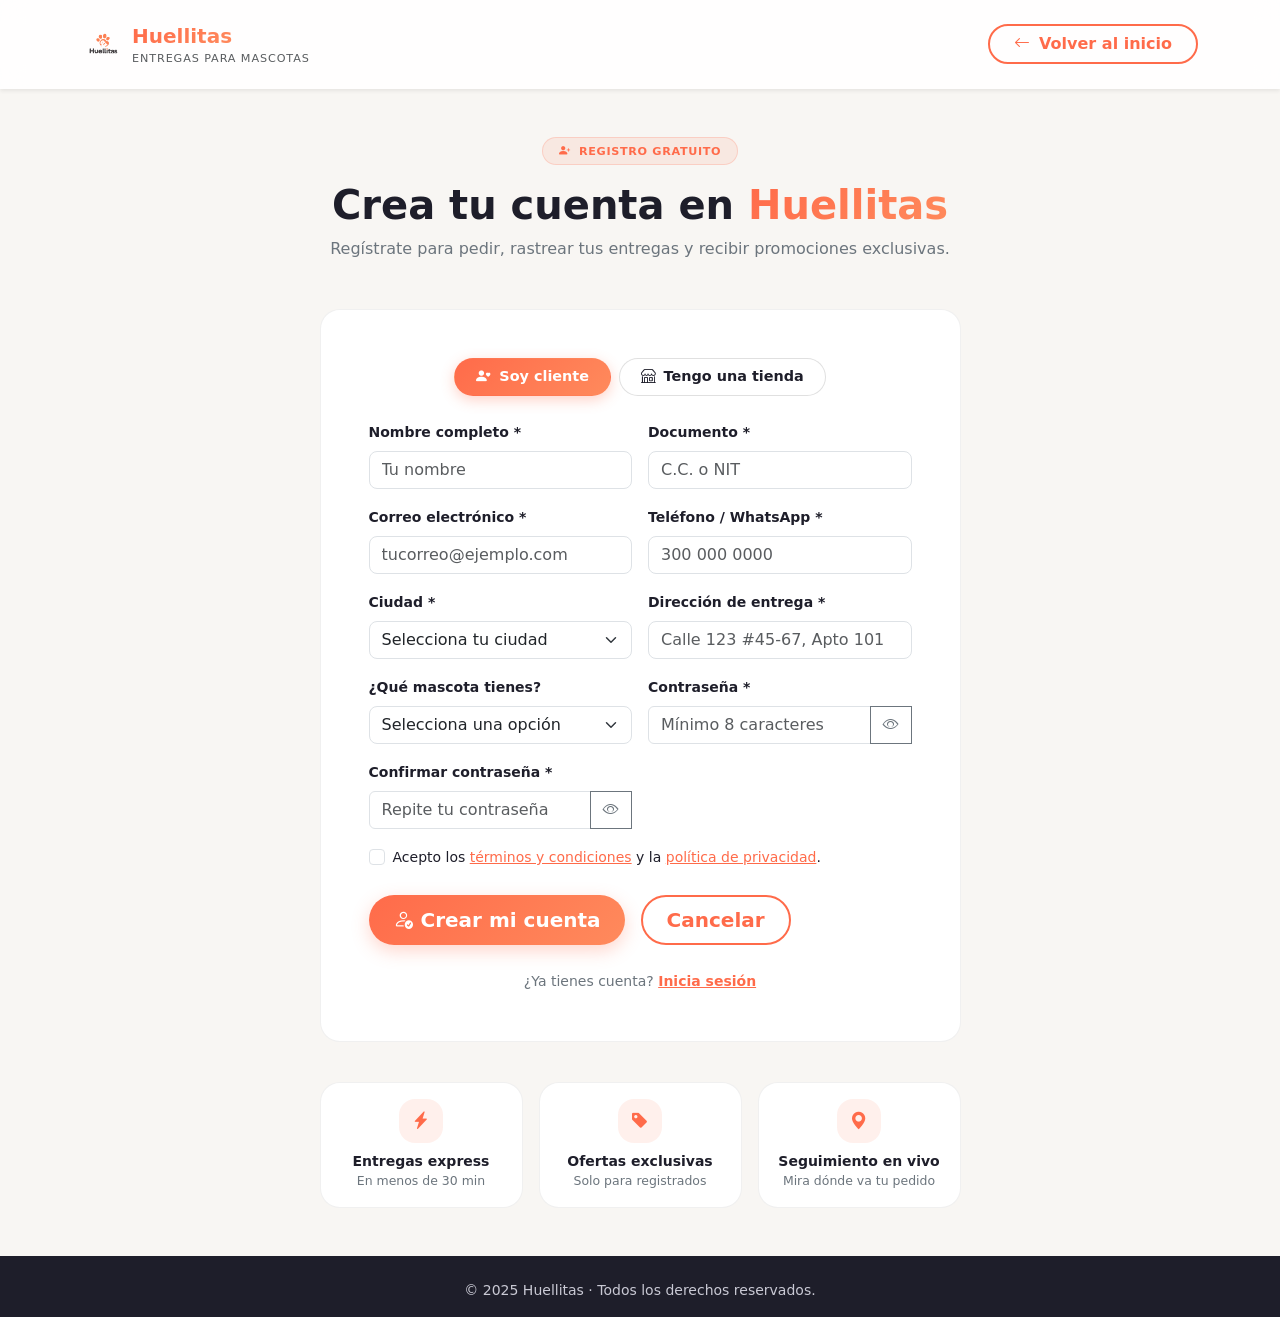
<file: proyectos/huellitas/registro.html>
<!DOCTYPE html>
<html lang="es">
<head>
  <meta charset="UTF-8">
  <meta name="viewport" content="width=device-width, initial-scale=1.0">
  <title>Registro · Huellitas</title>
  <meta name="description" content="Crea tu cuenta en Huellitas y pide todo lo que tu mascota necesita con entrega express.">

  <link href="https://cdn.jsdelivr.net/npm/bootstrap@5.3.3/dist/css/bootstrap.min.css" rel="stylesheet">
  <link rel="stylesheet" href="https://cdn.jsdelivr.net/npm/bootstrap-icons@1.11.3/font/bootstrap-icons.min.css">
  <link rel="stylesheet" href="styles.css">
</head>

<body class="d-flex flex-column min-vh-100">

  <!-- ================= NAVBAR SIMPLE ================= -->
  <nav class="navbar navbar-expand-lg sticky-top shadow-sm py-3">
    <div class="container">
      <a class="navbar-brand fw-bold d-flex align-items-center gap-2" href="index.html">
        <img src="img/logoH.png" alt="Logo Huellitas" class="rounded-circle"
             style="width:42px;height:42px;object-fit:cover;">
        <span class="fs-5">
          <span class="text-gradient">Huellitas</span>
          <span class="d-block fw-normal text-muted" style="font-size:.7rem;letter-spacing:.08em;">
            ENTREGAS PARA MASCOTAS
          </span>
        </span>
      </a>
      <a href="index.html" class="btn btn-outline-brand rounded-pill px-4">
        <i class="bi bi-arrow-left me-1"></i> Volver al inicio
      </a>
    </div>
  </nav>

  <!-- ================= REGISTRO ================= -->
  <main class="flex-grow-1 py-5">
    <div class="container">

      <div class="text-center mb-5">
        <span class="badge badge-soft rounded-pill mb-3">
          <i class="bi bi-person-plus-fill me-1"></i> Registro gratuito
        </span>
        <h1 class="fw-bold display-6 mb-2">
          Crea tu cuenta en <span class="text-gradient">Huellitas</span>
        </h1>
        <p class="text-secondary col-lg-7 mx-auto mb-0">
          Regístrate para pedir, rastrear tus entregas y recibir promociones exclusivas.
        </p>
      </div>

      <div class="row justify-content-center">
        <div class="col-lg-8 col-xl-7">

          <!-- AVISO DE ÉXITO -->
          <div id="registroExito" class="alert alert-success rounded-3 d-none mb-4" role="alert">
            <h5 class="fw-bold mb-2">
              <i class="bi bi-check-circle-fill me-2"></i>¡Cuenta creada con éxito!
            </h5>
            <p class="mb-2">Bienvenido a Huellitas, <strong id="nombreExito"></strong>.</p>
            <div id="resumenRegistro" class="small text-secondary mb-3"></div>
            <a href="index.html" class="btn btn-brand btn-sm rounded-pill px-3">
              <i class="bi bi-house me-1"></i>Ir al inicio
            </a>
          </div>

          <div class="card-soft p-4 p-lg-5" id="cardRegistro">

            <!-- Selector tipo de cuenta -->
            <div class="d-flex justify-content-center gap-2 mb-4 flex-wrap">
              <button type="button" class="btn btn-filtro active" data-tipo="cliente"
                      onclick="cambiarTipo('cliente', this)">
                <i class="bi bi-person-heart me-1"></i> Soy cliente
              </button>
              <button type="button" class="btn btn-filtro" data-tipo="tienda"
                      onclick="cambiarTipo('tienda', this)">
                <i class="bi bi-shop me-1"></i> Tengo una tienda
              </button>
            </div>

            <form id="formRegistro" class="row g-3 needs-validation" novalidate autocomplete="on">

              <!-- NOMBRE -->
              <div class="col-md-6">
                <label for="nombre" class="form-label small fw-semibold">Nombre completo *</label>
                <input type="text" class="form-control rounded-3" id="nombre" name="nombre"
                       placeholder="Tu nombre" required minlength="3"
                       autocomplete="name">
                <div class="invalid-feedback">Ingresa tu nombre completo (mínimo 3 caracteres).</div>
              </div>

              <!-- DOCUMENTO -->
              <div class="col-md-6">
                <label for="documento" class="form-label small fw-semibold">Documento *</label>
                <input type="text" class="form-control rounded-3" id="documento" name="documento"
                       placeholder="C.C. o NIT" required minlength="6"
                       autocomplete="off" inputmode="numeric">
                <div class="invalid-feedback">Ingresa tu documento (mínimo 6 dígitos).</div>
              </div>

              <!-- CORREO -->
              <div class="col-md-6">
                <label for="correo" class="form-label small fw-semibold">Correo electrónico *</label>
                <input type="email" class="form-control rounded-3" id="correo" name="correo"
                       placeholder="tucorreo@ejemplo.com" required
                       autocomplete="email">
                <div class="invalid-feedback">Ingresa un correo válido.</div>
              </div>

              <!-- TELÉFONO -->
              <div class="col-md-6">
                <label for="telefono" class="form-label small fw-semibold">Teléfono / WhatsApp *</label>
                <input type="tel" class="form-control rounded-3" id="telefono" name="telefono"
                       placeholder="300 000 0000" required pattern="[0-9\s\+\-]{7,15}"
                       autocomplete="tel" inputmode="tel">
                <div class="invalid-feedback">Ingresa un teléfono válido (7-15 dígitos).</div>
              </div>

              <!-- CIUDAD -->
              <div class="col-md-6">
                <label for="ciudad" class="form-label small fw-semibold">Ciudad *</label>
                <select class="form-select rounded-3" id="ciudad" name="ciudad" required
                        autocomplete="address-level2">
                  <option value="" selected disabled>Selecciona tu ciudad</option>
                  <option>Bogotá</option>
                  <option>Medellín</option>
                  <option>Cali</option>
                  <option>Barranquilla</option>
                  <option>Bucaramanga</option>
                  <option>Otra</option>
                </select>
                <div class="invalid-feedback">Selecciona una ciudad.</div>
              </div>

              <!-- DIRECCIÓN -->
              <div class="col-md-6">
                <label for="direccion" class="form-label small fw-semibold">Dirección de entrega *</label>
                <input type="text" class="form-control rounded-3" id="direccion" name="direccion"
                       placeholder="Calle 123 #45-67, Apto 101" required minlength="5"
                       autocomplete="street-address">
                <div class="invalid-feedback">Ingresa tu dirección.</div>
              </div>

              <!-- MASCOTA -->
              <div class="col-md-6">
                <label for="mascota" class="form-label small fw-semibold">¿Qué mascota tienes?</label>
                <select class="form-select rounded-3" id="mascota" name="mascota" autocomplete="off">
                  <option value="" selected>Selecciona una opción</option>
                  <option>Perro</option>
                  <option>Gato</option>
                  <option>Ave</option>
                  <option>Roedor</option>
                  <option>Varias</option>
                  <option>Otra</option>
                </select>
              </div>

              <!-- NOMBRE TIENDA (oculto por defecto) -->
              <div class="col-md-6 d-none" id="campoTienda">
                <label for="nombreTienda" class="form-label small fw-semibold">Nombre de la tienda *</label>
                <input type="text" class="form-control rounded-3" id="nombreTienda" name="nombreTienda"
                       placeholder="Ej: PetMax Centro" autocomplete="organization">
                <div class="invalid-feedback">Ingresa el nombre de tu tienda.</div>
              </div>

              <!-- CONTRASEÑA -->
              <div class="col-md-6">
                <label for="password" class="form-label small fw-semibold">Contraseña *</label>
                <div class="input-group">
                  <input type="password" class="form-control" id="password" name="password"
                         placeholder="Mínimo 8 caracteres" required minlength="8"
                         autocomplete="new-password">
                  <button class="btn btn-outline-secondary" type="button"
                          onclick="togglePass('password', this)"
                          aria-label="Mostrar contraseña" tabindex="-1">
                    <i class="bi bi-eye"></i>
                  </button>
                  <div class="invalid-feedback">Mínimo 8 caracteres.</div>
                </div>
              </div>

              <!-- CONFIRMAR CONTRASEÑA -->
              <div class="col-md-6">
                <label for="password2" class="form-label small fw-semibold">Confirmar contraseña *</label>
                <div class="input-group">
                  <input type="password" class="form-control" id="password2" name="password2"
                         placeholder="Repite tu contraseña" required minlength="8"
                         autocomplete="new-password">
                  <button class="btn btn-outline-secondary" type="button"
                          onclick="togglePass('password2', this)"
                          aria-label="Mostrar contraseña" tabindex="-1">
                    <i class="bi bi-eye"></i>
                  </button>
                  <div class="invalid-feedback">Repite la misma contraseña.</div>
                </div>
              </div>

              <!-- TÉRMINOS -->
              <div class="col-12">
                <div class="form-check">
                  <input class="form-check-input" type="checkbox" id="terminos" required>
                  <label class="form-check-label small" for="terminos">
                    Acepto los <a href="#" class="text-brand">términos y condiciones</a> y la
                    <a href="#" class="text-brand">política de privacidad</a>.
                  </label>
                  <div class="invalid-feedback">Debes aceptar los términos para continuar.</div>
                </div>
              </div>

              <!-- BOTONES -->
              <div class="col-12 d-grid d-sm-flex gap-3 pt-2">
                <button type="submit" class="btn btn-brand btn-lg rounded-pill px-4">
                  <i class="bi bi-person-check me-2"></i>Crear mi cuenta
                </button>
                <a href="index.html" class="btn btn-outline-brand btn-lg rounded-pill px-4">Cancelar</a>
              </div>

              <div class="col-12 text-center pt-2">
                <span class="text-secondary small">
                  ¿Ya tienes cuenta?
                  <a href="login.html" class="text-brand fw-semibold">Inicia sesión</a>
                </span>
              </div>

            </form>
          </div>

          <!-- BENEFICIOS -->
          <div class="row g-3 mt-4">
            <div class="col-md-4">
              <div class="card-soft p-3 text-center h-100">
                <div class="icon-circle mx-auto mb-2" style="width:44px;height:44px;font-size:1.1rem;">
                  <i class="bi bi-lightning-charge-fill"></i>
                </div>
                <div class="fw-semibold small">Entregas express</div>
                <div class="text-secondary" style="font-size:.78rem;">En menos de 30 min</div>
              </div>
            </div>
            <div class="col-md-4">
              <div class="card-soft p-3 text-center h-100">
                <div class="icon-circle mx-auto mb-2" style="width:44px;height:44px;font-size:1.1rem;">
                  <i class="bi bi-tag-fill"></i>
                </div>
                <div class="fw-semibold small">Ofertas exclusivas</div>
                <div class="text-secondary" style="font-size:.78rem;">Solo para registrados</div>
              </div>
            </div>
            <div class="col-md-4">
              <div class="card-soft p-3 text-center h-100">
                <div class="icon-circle mx-auto mb-2" style="width:44px;height:44px;font-size:1.1rem;">
                  <i class="bi bi-geo-alt-fill"></i>
                </div>
                <div class="fw-semibold small">Seguimiento en vivo</div>
                <div class="text-secondary" style="font-size:.78rem;">Mira dónde va tu pedido</div>
              </div>
            </div>
          </div>

        </div>
      </div>
    </div>
  </main>

  <!-- ================= FOOTER SIMPLE ================= -->
  <footer class="pt-4 pb-3">
    <div class="container text-center small">
      <span>&copy; 2025 Huellitas · Todos los derechos reservados.</span>
    </div>
  </footer>

  <!-- ================= JS INLINE ================= -->
  <script>
    // --- MOSTRAR/OCULTAR CONTRASEÑA ---
    function togglePass(inputId, btn) {
      try {
        var input = document.getElementById(inputId);
        var icon = btn.querySelector('i');
        if (input.type === 'password') {
          input.type = 'text';
          icon.className = 'bi bi-eye-slash';
        } else {
          input.type = 'password';
          icon.className = 'bi bi-eye';
        }
      } catch (err) {
        console.error('Error en togglePass:', err);
      }
    }

    // --- CAMBIAR TIPO CLIENTE / TIENDA ---
    function cambiarTipo(tipo, btn) {
      document.querySelectorAll('.btn-filtro').forEach(function (b) {
        b.classList.remove('active');
      });
      btn.classList.add('active');

      var campoTienda = document.getElementById('campoTienda');
      var inputTienda = document.getElementById('nombreTienda');

      if (tipo === 'tienda') {
        campoTienda.classList.remove('d-none');
        inputTienda.required = true;
      } else {
        campoTienda.classList.add('d-none');
        inputTienda.required = false;
        inputTienda.value = '';
      }
    }

    // --- VALIDACIÓN Y ENVÍO ---
    document.addEventListener('DOMContentLoaded', function () {
      var form = document.getElementById('formRegistro');
      var pass1 = document.getElementById('password');
      var pass2 = document.getElementById('password2');

      // Validar coincidencia en vivo
      pass2.addEventListener('input', function () {
        if (pass1.value !== pass2.value) {
          pass2.setCustomValidity('no-coinciden');
        } else {
          pass2.setCustomValidity('');
        }
      });
      pass1.addEventListener('input', function () {
        if (pass2.value && pass1.value !== pass2.value) {
          pass2.setCustomValidity('no-coinciden');
        } else {
          pass2.setCustomValidity('');
        }
      });

      form.addEventListener('submit', function (e) {
        e.preventDefault();
        e.stopPropagation();

        // Validación extra: contraseñas
        if (pass1.value !== pass2.value) {
          pass2.setCustomValidity('no-coinciden');
        } else {
          pass2.setCustomValidity('');
        }

        if (!form.checkValidity()) {
          form.classList.add('was-validated');
          var primerError = form.querySelector(':invalid');
          if (primerError) primerError.focus();
          console.log('❌ Formulario inválido, campo:', primerError);
          return;
        }

        // ============ REGISTRO EXITOSO ============
        console.log('✅ Validación pasada, mostrando éxito...');

        var datos = {
          tipo: document.querySelector('.btn-filtro.active').dataset.tipo,
          nombre: document.getElementById('nombre').value,
          documento: document.getElementById('documento').value,
          correo: document.getElementById('correo').value,
          ciudad: document.getElementById('ciudad').value,
          telefono: document.getElementById('telefono').value,
          direccion: document.getElementById('direccion').value,
          mascota: document.getElementById('mascota').value || 'No especificada',
          password: document.getElementById('password').value,
          foto: ''
        };

        // Mostrar aviso de éxito
        var alerta = document.getElementById('registroExito');
        document.getElementById('nombreExito').textContent = datos.nombre;
        document.getElementById('resumenRegistro').innerHTML =
          '<strong>Cuenta:</strong> ' + datos.tipo + '<br>' +
          '<strong>Correo:</strong> ' + datos.correo + '<br>' +
          '<strong>Ciudad:</strong> ' + datos.ciudad + '<br>' +
          '<strong>Mascota:</strong> ' + datos.mascota;

        alerta.classList.remove('d-none');
        alerta.scrollIntoView({ behavior: 'smooth', block: 'center' });

        // Ocultar formulario
        document.getElementById('cardRegistro').classList.add('d-none');

        // Guardar en localStorage (usuario + sesión activa)
        try {
          localStorage.setItem('huellitas_usuario', JSON.stringify(datos));
          localStorage.setItem('huellitas_sesion', 'true');   // ⬅️ FIX
          console.log('✅ Sesión activada');
        } catch (err) {
          console.log('No se pudo guardar en localStorage:', err);
        }
      });
    });
  </script>

  <script src="https://cdn.jsdelivr.net/npm/bootstrap@5.3.3/dist/js/bootstrap.bundle.min.js"></script>
</body>
</html>
</file>
<file: style.css>
:root{--wine:#3b1a1a;--wine2:#5c2a2a;--gold:#b08968;--cream:#f5efe6;--beige:#ede0d4;--dark:#1a0f0f;--soft:#705858;--serif:'Cormorant Garamond',serif;--sans:'Montserrat',sans-serif}*{box-sizing:border-box;margin:0;padding:0}html{scroll-behavior:smooth;scroll-padding-top:95px}body{font-family:var(--sans);background:var(--cream);color:var(--dark);line-height:1.75;font-weight:400}.container{width:min(1160px,calc(100% - 48px));margin:auto}.site-header{position:sticky;top:0;z-index:20;background:rgba(245,239,230,.96);backdrop-filter:blur(12px);border-bottom:1px solid #3b1a1a20}.nav-wrap{min-height:82px;display:flex;align-items:center;justify-content:space-between;gap:24px}.brand{text-decoration:none;color:var(--wine);display:flex;flex-direction:column;line-height:1}.brand span{font-family:var(--serif);font-size:1.6rem;letter-spacing:.38em}.brand small{font-family:var(--serif);font-size:1.45rem}.site-header nav{display:flex;gap:23px;align-items:center}.site-header nav a{font-size:.69rem;text-transform:uppercase;letter-spacing:.1em;text-decoration:none;color:var(--dark);font-weight:600}.site-header nav a:hover,.text-link:hover{color:var(--gold)}.menu-toggle{display:none;background:none;border:0;font-size:1.6rem;color:var(--wine)}.hero{padding:95px 0 105px;background:linear-gradient(120deg,var(--cream),#efe3d7)}.hero-grid{display:grid;grid-template-columns:1.2fr .8fr;align-items:center;gap:70px}.eyebrow{font-size:.68rem;letter-spacing:.22em;font-weight:700;color:var(--gold);margin-bottom:18px}.hero h1{font:500 clamp(3rem,6vw,5.8rem)/.98 var(--serif);color:var(--wine);margin-bottom:22px}.hero h1 em{display:block;font-weight:500}.hero h2{font-size:1rem;letter-spacing:.06em;color:var(--wine2);margin-bottom:22px}.hero-copy>p:not(.eyebrow):not(.signature){max-width:650px;color:var(--soft)}.hero-actions{display:flex;gap:14px;flex-wrap:wrap;margin-top:30px}.btn{display:inline-block;padding:12px 21px;text-decoration:none;font-size:.72rem;text-transform:uppercase;letter-spacing:.12em;font-weight:700;border:1px solid var(--wine);transition:.2s}.btn-primary{background:var(--wine);color:var(--cream)}.btn-primary:hover{background:var(--wine2)}.btn-outline{color:var(--wine)}.btn-outline:hover{background:var(--beige)}.signature{font:italic 2rem var(--serif);color:var(--wine);margin-top:30px}.hero-mark{display:flex;flex-direction:column;align-items:center;gap:18px}.hero-mark img{width:min(100%,420px);height:auto;mix-blend-mode:multiply}.hero-mark span{font-size:.65rem;letter-spacing:.2em;text-transform:uppercase;color:var(--soft);text-align:center}.section{padding:90px 0}.narrow{max-width:850px}.section-title{font:500 clamp(2.2rem,4vw,3.2rem)/1.1 var(--serif);color:var(--wine);margin-bottom:25px}.about p:not(.eyebrow),.contribution p:not(.eyebrow){color:var(--soft);margin:0 0 16px}.values,.tags{display:flex;flex-wrap:wrap;gap:9px;margin-top:25px}.values span,.tags span{border:1px solid #b0896870;padding:6px 12px;font-size:.68rem;letter-spacing:.04em;color:var(--wine2)}.skills{background:var(--beige)}.section-intro{color:var(--soft);margin-top:-10px;margin-bottom:35px}.skill-grid{display:grid;grid-template-columns:repeat(4,1fr);gap:16px}.skill-card{background:var(--cream);padding:25px 21px;border-top:3px solid var(--gold)}.skill-card h3,.project-body h3,.experience h3,.timeline h3{font:600 1.45rem var(--serif);color:var(--wine);margin-bottom:8px}.skill-card p{font-size:.8rem;font-weight:700;color:var(--wine2);margin-bottom:10px}.skill-card small{font-size:.76rem;color:var(--soft);line-height:1.6;display:block}.note{font-size:.72rem;color:var(--soft);margin-top:22px;font-style:italic}.projects{background:var(--wine);color:var(--cream)}.projects .section-title{color:var(--cream)}.projects .section-intro{color:#f5efe6bb}.projects .eyebrow{color:#d4b18f}.project-grid{display:grid;grid-template-columns:repeat(2,1fr);gap:24px}.project-card{background:var(--cream);color:var(--dark);display:flex;flex-direction:column;overflow:hidden}.project-card>img,.project-visual{width:100%;height:230px;object-fit:cover}.project-visual{display:flex;flex-direction:column;align-items:center;justify-content:center;gap:5px;color:var(--cream);background:linear-gradient(135deg,#603232,#291313)}.project-visual strong{font:500 2rem var(--serif)}.project-visual small{font-size:.65rem;letter-spacing:.12em;text-transform:uppercase;color:#ead8c8}.visual-icon{font-size:2.2rem;color:#d7b28e}.cats-visual{background:linear-gradient(135deg,#b08968,#5c2a2a)}.uml-visual{background:linear-gradient(135deg,#87705c,#3b1a1a)}.project-body{padding:25px;flex:1}.project-type{font-size:.62rem;letter-spacing:.17em;font-weight:700;color:var(--gold);margin-bottom:8px}.project-body h3{font-size:1.8rem}.project-body>p:not(.project-type){font-size:.8rem;color:var(--soft);line-height:1.7}.tags{margin:17px 0}.tags span{font-size:.6rem;padding:4px 9px}.text-link{font-size:.72rem;color:var(--wine);font-weight:700;text-decoration:none}.project-status{display:inline-block;font-size:.68rem;color:var(--soft);font-style:italic}.experience{background:var(--cream)}.two-col{display:grid;grid-template-columns:.8fr 1.2fr;gap:70px}.two-col p{color:var(--soft);margin-bottom:15px;font-size:.9rem}.education{background:var(--beige)}.timeline{max-width:780px;border-left:1px solid var(--gold);margin:35px 0 0 8px}.timeline article{display:grid;grid-template-columns:110px 1fr;gap:25px;padding:0 0 28px 28px;position:relative}.timeline article:before{content:'';position:absolute;width:11px;height:11px;border-radius:50%;background:var(--gold);left:-6px;top:8px}.timeline-year{font-size:.72rem;letter-spacing:.1em;color:var(--gold);font-weight:700;padding-top:7px}.timeline h3{font-size:1.5rem;margin:0}.timeline p{font-size:.82rem;color:var(--soft)}.highlight{border-left:3px solid var(--gold);padding:18px 22px;background:var(--beige);color:var(--wine);font:italic 1.35rem var(--serif);margin-top:25px}.contact{background:var(--wine);color:var(--cream);padding:75px 0}.contact-inner{display:grid;grid-template-columns:1.1fr .9fr;gap:50px;align-items:center}.contact .eyebrow{color:#d4b18f}.contact h2{font:500 clamp(2.2rem,4vw,3.5rem)/1.05 var(--serif);margin-bottom:18px}.contact p:not(.eyebrow){color:#f5efe6c9;max-width:600px}.contact-links{display:flex;flex-direction:column;gap:15px}.contact-links a,.contact-links span{color:var(--cream);text-decoration:none;font-size:.86rem}.contact-links a:hover{color:#d4b18f}footer{background:#241010;color:#d9c7b8;padding:20px 0;font-size:.68rem;letter-spacing:.04em}footer .container{display:flex;justify-content:space-between;gap:20px}footer a{color:#d4b18f;text-decoration:none}@media(max-width:900px){.site-header nav{gap:12px}.site-header nav a{font-size:.6rem}.hero-grid{gap:30px}.skill-grid{grid-template-columns:repeat(2,1fr)}.two-col{gap:30px}}@media(max-width:680px){.container{width:min(100% - 34px,560px)}.nav-wrap{min-height:72px}.menu-toggle{display:block}.site-header nav{display:none;position:absolute;top:72px;left:0;right:0;background:var(--cream);padding:20px 25px 25px;flex-direction:column;align-items:flex-start;border-bottom:1px solid #3b1a1a20}.site-header nav.open{display:flex}.site-header nav a{font-size:.72rem}.hero{padding:65px 0}.hero-grid,.two-col,.contact-inner{grid-template-columns:1fr}.hero-mark{order:-1}.hero-mark img{max-width:260px}.section{padding:65px 0}.project-grid{grid-template-columns:1fr}.skill-grid{grid-template-columns:1fr 1fr}.two-col{gap:10px}.contact-inner{gap:30px}.timeline article{grid-template-columns:75px 1fr;gap:14px;padding-left:20px}.timeline h3{font-size:1.25rem}footer .container{flex-direction:column} }
@media(max-width:390px){.skill-grid{grid-template-columns:1fr}.hero-actions{flex-direction:column;align-items:stretch}.btn{text-align:center}}

/* Enhanced interactions */
.scroll-progress{position:fixed;top:0;left:0;height:3px;width:0;background:var(--gold);z-index:100;transition:width .1s linear}
.project-filters{display:flex;flex-wrap:wrap;gap:10px;margin:0 0 28px}.filter-btn{border:1px solid #d8bfa5;background:transparent;color:var(--cream);padding:10px 18px;border-radius:100px;cursor:pointer;font:600 .73rem var(--sans);transition:background .2s,transform .2s}.filter-btn:hover{transform:translateY(-2px);background:#ffffff20}.filter-btn.active{background:var(--cream);color:var(--wine)}.filter-btn span{font-size:.65rem;opacity:.7;margin-left:5px}
.project-card{border-radius:12px;transition:transform .35s,box-shadow .35s;box-shadow:0 14px 35px #00000017}.project-card:hover{transform:translateY(-8px);box-shadow:0 25px 55px #0000003a}.project-card[hidden]{display:none!important}.project-image{position:relative;overflow:hidden;height:230px}.project-image img{width:100%;height:100%;object-fit:cover;transition:transform .6s}.project-card:hover .project-image img{transform:scale(1.05)}.project-visual{position:relative}.project-number{position:absolute;top:16px;left:18px;padding:5px 10px;border-radius:30px;background:#2b1414bb;color:#fff;font-size:.63rem;letter-spacing:.08em}.project-image .project-number{z-index:1}.michi-visual{background:radial-gradient(circle at 75% 20%,#ba8b73,transparent 45%),linear-gradient(130deg,#4c2329,#251015)}.imc-visual{background:radial-gradient(circle at 80% 30%,#cda991,transparent 40%),linear-gradient(125deg,#623c48,#301820)}.project-actions{display:flex;flex-wrap:wrap;gap:9px;margin-top:auto;padding-top:6px}.project-actions .btn{border-radius:6px;font-size:.63rem;padding:11px 14px;cursor:pointer}.project-body{display:flex;flex-direction:column}.project-disclaimer{color:#d7c7b9;font-size:.7rem;margin-top:24px}.reveal{opacity:0;transform:translateY(20px)}.reveal.visible{opacity:1;transform:translateY(0);transition:opacity .6s,transform .6s,box-shadow .35s}.reveal.visible:hover{transform:translateY(-8px)}
.modal-backdrop[hidden]{display:none}.modal-backdrop{position:fixed;inset:0;background:#14090bd9;z-index:50;display:flex;align-items:center;justify-content:center;padding:20px}.modal-panel{background:var(--cream);border:1px solid var(--gold);padding:clamp(26px,5vw,50px);max-width:580px;width:100%;position:relative;border-radius:12px;box-shadow:0 24px 80px #0007}.modal-panel h2{font:500 2.5rem var(--serif);color:var(--wine);margin-bottom:15px}.modal-panel p:not(.eyebrow){color:var(--soft)}.modal-close{position:absolute;right:15px;top:10px;background:transparent;border:0;color:var(--wine);font-size:2rem;cursor:pointer}.modal-open{overflow:hidden}
button:focus-visible,a:focus-visible{outline:3px solid var(--gold);outline-offset:3px}@media(prefers-reduced-motion:reduce){*,*:before,*:after{scroll-behavior:auto!important;animation:none!important;transition:none!important}.reveal{opacity:1;transform:none}}

/* Rick and Morty: tarjeta visual coherente con la paleta del portafolio */
.rick-visual{background:radial-gradient(circle at 70% 25%,rgba(202,174,101,.32),transparent 45%),linear-gradient(135deg,#351524,#61243f 60%,#241520);color:#f9e7c5}
.rick-visual .visual-icon{filter:drop-shadow(0 8px 20px rgba(0,0,0,.2))}
</file>
<file: proyectos/imc/estilo.css>
* {
    margin: 0;
    padding: 0;
    box-sizing: border-box;
    font-family: 'Segoe UI', 'Roboto', Arial, sans-serif;
}

body {
    background: #f0f4f8;
    min-height: 100vh;
    display: flex;
    flex-direction: column;
    align-items: center;
    padding: 0;
    color: #1a2332;
}


.barra-superior {
    width: 100%;
    background: #ffffff;
    border-bottom: 3px solid #0056b3;
    padding: 14px 40px;
    display: flex;
    align-items: center;
    justify-content: space-between;
    box-shadow: 0 1px 4px rgba(0, 0, 0, 0.06);
    margin-bottom: 30px;
}

.barra-superior .logo {
    font-size: 1.1rem;
    font-weight: 700;
    color: #0056b3;
    letter-spacing: 0.5px;
}

.barra-superior .logo span {
    color: #00a896;
}

.barra-superior .info {
    font-size: 0.82rem;
    color: #64748b;
}

.contenedor {
    background: #ffffff;
    border: 1px solid #d8e2ec;
    border-radius: 6px;
    box-shadow: 0 4px 14px rgba(0, 86, 179, 0.08);
    padding: 40px 45px;
    max-width: 620px;
    width: 100%;
    margin-bottom: 40px;
}

h1 {
    text-align: center;
    color: #0a2540;
    margin-bottom: 6px;
    font-size: 1.55rem;
    font-weight: 700;
    letter-spacing: -0.3px;
}

.subtitulo {
    text-align: center;
    color: #64748b;
    font-size: 0.88rem;
    margin-bottom: 30px;
    padding-bottom: 20px;
    border-bottom: 1px solid #e8eef5;
}

label {
    display: block;
    margin-bottom: 6px;
    color: #0a2540;
    font-weight: 600;
    font-size: 0.85rem;
    text-transform: uppercase;
    letter-spacing: 0.5px;
}

input {
    width: 100%;
    padding: 11px 14px;
    border: 1px solid #cbd5e1;
    border-radius: 4px;
    font-size: 0.95rem;
    margin-bottom: 20px;
    transition: border-color 0.2s, box-shadow 0.2s;
    background: #ffffff;
    color: #0a2540;
}

input::placeholder {
    color: #94a3b8;
}

input:focus {
    outline: none;
    border-color: #0056b3;
    box-shadow: 0 0 0 3px rgba(0, 86, 179, 0.12);
}

button {
    width: 100%;
    padding: 13px;
    background: #0056b3;
    color: #ffffff;
    border: none;
    border-radius: 4px;
    font-size: 0.95rem;
    font-weight: 600;
    text-transform: uppercase;
    letter-spacing: 1px;
    cursor: pointer;
    transition: background 0.2s, box-shadow 0.2s;
}

button:hover {
    background: #003d82;
    box-shadow: 0 4px 12px rgba(0, 86, 179, 0.25);
}

button:active {
    transform: translateY(1px);
}


.resultado {
    margin-top: 20px;
    padding: 24px;
    border: 1px solid #d8e2ec;
    border-radius: 6px;
    background: #f8fafc;
    animation: aparecer 0.3s ease;
}

@keyframes aparecer {
    from { opacity: 0; transform: translateY(8px); }
    to   { opacity: 1; transform: translateY(0); }
}

.dato {
    display: flex;
    justify-content: space-between;
    padding: 9px 0;
    font-size: 0.92rem;
    color: #334155;
    border-bottom: 1px dashed #e2e8f0;
}

.dato:last-of-type {
    border-bottom: none;
}

.dato span:first-child {
    color: #64748b;
    font-weight: 500;
}

.dato span:last-child {
    font-weight: 600;
    color: #0a2540;
}

.imc-valor {
    font-size: 1.35rem !important;
    color: #0056b3 !important;
    font-weight: 700 !important;
}

.clasificacion {
    margin-top: 18px;
    padding: 13px;
    border-radius: 4px;
    text-align: center;
    font-weight: 700;
    color: white;
    font-size: 0.95rem;
    text-transform: uppercase;
    letter-spacing: 0.8px;
}


.bajo-peso    { background: #3498db; }
.normopeso    { background: #27ae60; }
.sobrepeso-1  { background: #f1c40f; color: #333; }
.sobrepeso-2  { background: #f39c12; }
.obesidad-1   { background: #e67e22; }
.obesidad-2   { background: #e74c3c; }
.obesidad-3   { background: #c0392b; }
.obesidad-4   { background: #7b241c; }


.recomendacion {
    margin-top: 22px;
    padding: 20px;
    background: #ffffff;
    border: 1px solid #e2e8f0;
    border-left: 4px solid #00a896;
    border-radius: 4px;
    font-size: 0.9rem;
    line-height: 1.65;
    color: #334155;
}

.recomendacion .titulo-recom {
    display: flex;
    align-items: center;
    font-weight: 700;
    color: #0a2540;
    margin-bottom: 14px;
    font-size: 1rem;
    padding-bottom: 10px;
    border-bottom: 1px solid #e2e8f0;
}

.recomendacion h4 {
    color: #0056b3;
    font-size: 0.88rem;
    margin-top: 14px;
    margin-bottom: 6px;
    text-transform: uppercase;
    letter-spacing: 0.5px;
}

.recomendacion h4:first-of-type {
    margin-top: 0;
}

.recomendacion ul {
    list-style: none;
    padding-left: 0;
}

.recomendacion ul li {
    padding: 3px 0 3px 20px;
    position: relative;
    color: #475569;
}

.recomendacion ul li::before {
    content: "✓";
    position: absolute;
    left: 0;
    color: #00a896;
    font-weight: 700;
}

.recomendacion .nota-importante {
    margin-top: 14px;
    padding: 12px;
    background: #fff8e6;
    border-left: 3px solid #f39c12;
    border-radius: 3px;
    font-size: 0.82rem;
    color: #7c5c00;
    line-height: 1.5;
}


.boton-volver {
    display: inline-block;
    margin-top: 22px;
    color: #0056b3;
    text-decoration: none;
    font-weight: 600;
    font-size: 0.9rem;
    padding: 8px 0;
    border-bottom: 1px solid transparent;
    transition: border-color 0.2s;
}

.boton-volver:hover {
    border-bottom-color: #0056b3;
}


.error {
    color: #842029;
    background: #f8d7da;
    border-left: 4px solid #dc3545;
    padding: 15px;
    border-radius: 4px;
    font-size: 0.92rem;
    margin-bottom: 15px;
}


.tabla-referencia {
    margin-top: 30px;
    font-size: 0.82rem;
}

.tabla-referencia h3 {
    color: #0a2540;
    font-size: 0.9rem;
    margin-bottom: 12px;
    text-align: center;
    text-transform: uppercase;
    letter-spacing: 1px;
    font-weight: 600;
}

table {
    width: 100%;
    border-collapse: collapse;
    border: 1px solid #d8e2ec;
}

th {
    background: #0056b3;
    color: #ffffff;
    padding: 10px;
    border: 1px solid #d8e2ec;
    font-size: 0.82rem;
    font-weight: 600;
    text-transform: uppercase;
    letter-spacing: 0.5px;
}

td {
    padding: 8px 12px;
    border: 1px solid #e2e8f0;
    text-align: center;
    color: #334155;
}

tbody tr:nth-child(even) {
    background: #f8fafc;
}

tbody tr:hover {
    background: #eaf3fb;
}


.pie {
    text-align: center;
    color: #94a3b8;
    font-size: 0.78rem;
    padding: 20px;
    margin-top: 10px;
}

.barra-superior .marca {
    display: flex;
    align-items: center;
    gap: 12px;
}

.logo-svg {
    display: block;
    filter: drop-shadow(0 2px 4px rgba(0, 86, 179, 0.2));
}

.marca-texto {
    display: flex;
    flex-direction: column;
    line-height: 1.1;
}

.marca-nombre {
    font-size: 1.05rem;
    font-weight: 700;
    color: #0a2540;
    letter-spacing: 0.3px;
}

.marca-sub {
    font-size: 0.9rem;
    font-weight: 700;
    color: #0056b3;
    letter-spacing: 1.5px;
    text-transform: uppercase;
}



.grafico-imc {
    margin-top: 24px;
    padding: 20px;
    background: #ffffff;
    border: 1px solid #e2e8f0;
    border-radius: 6px;
}

.grafico-imc h4 {
    color: #0056b3;
    font-size: 0.82rem;
    margin-bottom: 16px;
    text-transform: uppercase;
    letter-spacing: 0.6px;
    font-weight: 700;
}

.escala-wrapper {
    position: relative;
    padding-top: 40px;
}

.escala {
    display: flex;
    height: 22px;
    border-radius: 4px;
    overflow: hidden;
    box-shadow: inset 0 1px 3px rgba(0, 0, 0, 0.15);
}

.escala .seg {
    height: 100%;
}

.escala .bajo-peso    { background: #3498db; }
.escala .normopeso    { background: #27ae60; }
.escala .sobrepeso-1  { background: #f1c40f; }
.escala .sobrepeso-2  { background: #f39c12; }
.escala .obesidad-1   { background: #e67e22; }
.escala .obesidad-2   { background: #e74c3c; }
.escala .obesidad-3   { background: #c0392b; }
.escala .obesidad-4   { background: #7b241c; }


.marcador {
    position: absolute;
    top: 0;
    bottom: 40px;
    transform: translateX(-50%);
    display: flex;
    flex-direction: column;
    align-items: center;
    justify-content: flex-end;
    transition: left 0.7s cubic-bezier(0.4, 0, 0.2, 1);
}

.valor-pin {
    background: #0a2540;
    color: #ffffff;
    padding: 4px 9px;
    border-radius: 4px;
    font-size: 0.75rem;
    font-weight: 700;
    white-space: nowrap;
    margin-bottom: 4px;
    box-shadow: 0 2px 6px rgba(10, 37, 64, 0.3);
}

.pin {
    width: 0;
    height: 0;
    border-left: 7px solid transparent;
    border-right: 7px solid transparent;
    border-top: 11px solid #0a2540;
}


.eje-labels {
    position: relative;
    height: 20px;
    margin-top: 8px;
}

.eje-labels span {
    position: absolute;
    transform: translateX(-50%);
    font-size: 0.7rem;
    color: #64748b;
    font-weight: 600;
    white-space: nowrap;
}
</file>
<file: proyectos/huellitas/styles.css>
:root {
  --brand: #ff6b4a;
  --brand-dark: #e85535;
  --brand-light: #ff8a5c;
  --brand-soft: rgba(255, 107, 74, .10);
  --ink: #1e1e2a;
  --muted: #6a6a7a;
}

html { scroll-behavior: smooth; }

body {
  font-family: "Segoe UI", system-ui, -apple-system, Roboto, Helvetica, Arial, sans-serif;
  color: var(--ink);
  background-color: #f8f6f3;
}

/* ---------- Utilidades de marca ---------- */
.text-brand   { color: var(--brand) !important; }
.bg-brand     { background-color: var(--brand) !important; }
.bg-brand-soft{ background-color: var(--brand-soft) !important; }
.border-brand { border-color: var(--brand) !important; }

.text-gradient {
  background: linear-gradient(135deg, var(--brand), var(--brand-light));
  -webkit-background-clip: text;
  background-clip: text;
  -webkit-text-fill-color: transparent;
}

.btn-brand {
  background: linear-gradient(135deg, var(--brand), var(--brand-light));
  border: none;
  color: #fff;
  font-weight: 600;
  box-shadow: 0 6px 18px rgba(255, 107, 74, .28);
  transition: transform .2s ease, box-shadow .2s ease, opacity .2s ease;
}
.btn-brand:hover, .btn-brand:focus {
  color: #fff;
  opacity: .92;
  transform: translateY(-2px);
  box-shadow: 0 10px 24px rgba(255, 107, 74, .35);
}

.btn-outline-brand {
  border: 2px solid var(--brand);
  color: var(--brand);
  font-weight: 600;
  transition: all .2s ease;
}
.btn-outline-brand:hover { background: var(--brand); color: #fff; }

.badge-soft {
  background: var(--brand-soft);
  color: var(--brand);
  border: 1px solid rgba(255, 107, 74, .20);
  font-weight: 600;
  letter-spacing: .06em;
  text-transform: uppercase;
  font-size: .7rem;
  padding: .45rem 1rem;
}

/* ---------- Navbar ---------- */
.navbar {
  background: rgba(255, 255, 255, .88);
  backdrop-filter: blur(12px);
  -webkit-backdrop-filter: blur(12px);
  transition: box-shadow .25s ease;
}
.navbar .nav-link {
  font-weight: 500;
  color: #4a4a5a;
  padding: .5rem .9rem;
  transition: color .2s ease;
}
.navbar .nav-link:hover, .navbar .nav-link.active { color: var(--brand); }
.dropdown-item:active, .dropdown-item:hover { background: var(--brand-soft); color: var(--brand); }

/* ---------- Hero ---------- */
.hero {
  background:
    radial-gradient(circle at 12% 18%, rgba(255, 107, 74, .10) 0%, transparent 55%),
    radial-gradient(circle at 88% 82%, rgba(255, 200, 100, .12) 0%, transparent 55%),
    linear-gradient(145deg, #ffffff 0%, #f7f3ef 100%);
  border-bottom: 1px solid rgba(0, 0, 0, .05);
}
.hero-img {
  border-radius: 1.5rem;
  box-shadow: 0 18px 45px rgba(30, 30, 42, .14);
  object-fit: cover;
  width: 100%;
}

.stat-number { font-size: 1.75rem; font-weight: 800; color: var(--brand); line-height: 1.1; }
.stat-label { font-size: .72rem; text-transform: uppercase; letter-spacing: .06em; color: var(--muted); }

/* ---------- Tarjetas ---------- */
.card-soft {
  background: #fff;
  border: 1px solid rgba(0, 0, 0, .06);
  border-radius: 1.25rem;
  transition: transform .25s ease, box-shadow .25s ease, border-color .25s ease;
}
.card-soft:hover {
  transform: translateY(-6px);
  box-shadow: 0 18px 38px rgba(30, 30, 42, .10);
  border-color: rgba(255, 107, 74, .35);
}

.icon-circle {
  width: 56px; height: 56px;
  border-radius: 1rem;
  display: inline-flex;
  align-items: center; justify-content: center;
  font-size: 1.5rem;
  background: var(--brand-soft);
  color: var(--brand);
}

.feature-list { list-style: none; padding-left: 0; margin-bottom: 0; }
.feature-list li {
  display: flex; align-items: flex-start; gap: .6rem;
  padding: .5rem 0;
  border-bottom: 1px solid rgba(0, 0, 0, .05);
  color: #4a4a5a;
  font-size: .95rem;
}
.feature-list li:last-child { border-bottom: none; }
.feature-list i { color: var(--brand); margin-top: .15rem; }

/* ---------- Productos ---------- */
.product-icon {
  width: 64px; height: 64px;
  border-radius: 1rem;
  display: inline-flex;
  align-items: center; justify-content: center;
  font-size: 1.75rem;
  background: var(--brand-soft);
  color: var(--brand);
}

/* ---------- Pasos "Cómo funciona" ---------- */
.pasos-container { position: relative; }
.paso-card {
  background: #fff;
  border: 1px solid rgba(0,0,0,.06);
  border-radius: 1.25rem;
  transition: transform .25s ease, box-shadow .25s ease;
  position: relative;
}
.paso-card:hover {
  transform: translateY(-6px);
  box-shadow: 0 18px 38px rgba(30,30,42,.10);
}
.paso-numero {
  width: 42px; height: 42px;
  border-radius: 50%;
  background: linear-gradient(135deg, var(--brand), var(--brand-light));
  color: #fff;
  font-weight: 800;
  display: flex;
  align-items: center; justify-content: center;
  font-size: 1.1rem;
  box-shadow: 0 6px 14px rgba(255,107,74,.35);
}

/* ---------- Tiendas ---------- */
.store-logo {
  width: 64px; height: 64px;
  border-radius: 50%;
  background: var(--brand-soft);
  display: flex;
  align-items: center; justify-content: center;
  font-size: 1.6rem;
  color: var(--brand);
}

/* ---------- Mascotas perdidas ---------- */
.lost-img {
  position: relative;
  width: 100%; height: 200px;
  overflow: hidden;
  border-radius: 14px;
  background: #f8f9fa;
}
.lost-img img { width: 100%; height: 100%; object-fit: cover; }
.lost-badge {
  position: absolute;
  top: 10px; left: 10px;
  padding: .35rem .75rem;
  font-size: .7rem;
  letter-spacing: .05em;
  font-weight: 700;
}
.lost-icon {
  width: 44px; height: 44px;
  border-radius: 50%;
  display: inline-flex;
  align-items: center; justify-content: center;
  font-size: 1.2rem;
  background: var(--brand-soft);
  color: var(--brand);
  flex-shrink: 0;
}

.btn-filtro {
  border: 1.5px solid rgba(0,0,0,.12);
  background: #fff;
  color: var(--ink);
  font-weight: 600;
  border-radius: 2rem;
  padding: .45rem 1.3rem;
  font-size: .9rem;
  transition: all .2s ease;
}
.btn-filtro:hover { border-color: var(--brand); color: var(--brand); }
.btn-filtro.active {
  background: linear-gradient(135deg, var(--brand), var(--brand-light));
  border-color: transparent;
  color: #fff;
  box-shadow: 0 4px 14px rgba(255,107,74,.30);
}

/* ---------- Filtros de Productos ---------- */
.btn-filtro-producto {
  border: 1.5px solid rgba(0,0,0,.12);
  background: #fff;
  color: var(--ink);
  font-weight: 600;
  border-radius: 2rem;
  padding: .45rem 1.3rem;
  font-size: .9rem;
  transition: all .2s ease;
}
.btn-filtro-producto:hover { border-color: var(--brand); color: var(--brand); }
.btn-filtro-producto.active {
  background: linear-gradient(135deg, var(--brand), var(--brand-light));
  border-color: transparent;
  color: #fff;
  box-shadow: 0 4px 14px rgba(255,107,74,.30);
}

/* ---------- Adopción ---------- */
.adopcion-img {
  position: relative;
  width: 100%; height: 200px;
  overflow: hidden;
  border-radius: 14px;
  background: #f8f9fa;
}
.adopcion-img img { width: 100%; height: 100%; object-fit: cover; }
.adopcion-badge {
  position: absolute;
  top: 10px; left: 10px;
  padding: .35rem .75rem;
  font-size: .7rem;
  letter-spacing: .05em;
  font-weight: 700;
}

/* ---------- Testimonios ---------- */
.stars { color: #ffb020; letter-spacing: 2px; }
.avatar {
  width: 42px; height: 42px;
  border-radius: 50%;
  display: flex; align-items: center; justify-content: center;
  font-weight: 700;
  font-size: .85rem;
  color: #fff;
  background: linear-gradient(135deg, var(--brand), var(--brand-light));
  flex-shrink: 0;
}

/* ---------- CTA ---------- */
.cta {
  background: linear-gradient(135deg, #fff 0%, #fff5f1 100%);
  border: 1px solid rgba(255, 107, 74, .18);
  border-radius: 1.75rem;
}

/* ---------- Footer ---------- */
footer { background: #1e1e2a; color: #c9c9d4; }
footer a { color: #c9c9d4; text-decoration: none; transition: color .2s ease; }
footer a:hover { color: var(--brand-light); }
.social-btn {
  width: 38px; height: 38px;
  border-radius: 50%;
  display: inline-flex;
  align-items: center; justify-content: center;
  background: rgba(255, 255, 255, .08);
  transition: background .2s ease, color .2s ease;
}
.social-btn:hover { background: var(--brand); color: #fff !important; }

/* ---------- WhatsApp flotante ---------- */
.whatsapp-float {
  position: fixed;
  bottom: 22px;
  right: 22px;
  width: 56px;
  height: 56px;
  border-radius: 50%;
  background: #25D366;
  color: #fff;
  display: flex;
  align-items: center;
  justify-content: center;
  font-size: 1.7rem;
  box-shadow: 0 8px 22px rgba(37, 211, 102, .40);
  z-index: 1040;
  transition: transform .2s ease, box-shadow .2s ease;
}
.whatsapp-float:hover {
  color: #fff;
  transform: scale(1.08);
  box-shadow: 0 12px 28px rgba(37, 211, 102, .55);
}

/* ---------- Carrito ---------- */
.carrito-item {
  display: flex;
  align-items: center;
  gap: .75rem;
  padding: .75rem 0;
  border-bottom: 1px solid rgba(0,0,0,.06);
}
.carrito-item:last-child { border-bottom: none; }
.carrito-item-info { flex-grow: 1; }
.carrito-item-nombre { font-weight: 600; font-size: .9rem; }
.carrito-item-precio { color: var(--brand); font-weight: 700; font-size: .85rem; }
.carrito-qty {
  display: inline-flex;
  align-items: center;
  gap: .35rem;
  border: 1px solid rgba(0,0,0,.10);
  border-radius: 2rem;
  padding: .15rem .3rem;
}
.carrito-qty button {
  border: none;
  background: transparent;
  width: 24px; height: 24px;
  border-radius: 50%;
  display: flex; align-items: center; justify-content: center;
  color: var(--brand);
  font-weight: 700;
}
.carrito-qty button:hover { background: var(--brand-soft); }
.carrito-qty span { min-width: 18px; text-align: center; font-size: .85rem; font-weight: 600; }

/* ---------- Scroll con offset (arregla el navbar tapando contenido) ---------- */
section,
[id] { scroll-margin-top: 110px; }

/* ---------- Responsive ---------- */
@media (max-width: 991.98px) {
  .navbar .nav-link { padding: .6rem .9rem; }
  .whatsapp-float { bottom: 16px; right: 16px; width: 50px; height: 50px; font-size: 1.5rem; }
}

/* ---------- Toast "Producto añadido" ---------- */
.huellitas-toast {
  background: linear-gradient(135deg, var(--brand), var(--brand-light));
  color: #fff;
  padding: 12px 18px;
  border-radius: 30px;
  font-weight: 600;
  font-size: .9rem;
  box-shadow: 0 8px 22px rgba(255, 107, 74, 0.40);
  display: flex;
  align-items: center;
  transform: translateX(120%);
  opacity: 0;
  transition: transform .3s ease, opacity .3s ease;
  max-width: 320px;
  pointer-events: auto;
}

.huellitas-toast.visible {
  transform: translateX(0);
  opacity: 1;
}

.huellitas-toast i {
  font-size: 1.1rem;
}

@media (max-width: 576px) {
  .huellitas-toast {
    max-width: 260px;
    font-size: .8rem;
    padding: 10px 14px;
  }
}

/* ---------- Opciones de pago ---------- */
.opcion-pago {
  transition: all 0.2s ease;
  border: 2px solid transparent;
}
.opcion-pago:hover {
  border-color: var(--brand);
  transform: translateY(-2px);
  box-shadow: 0 8px 20px rgba(255, 107, 74, 0.15);
}
</file>
